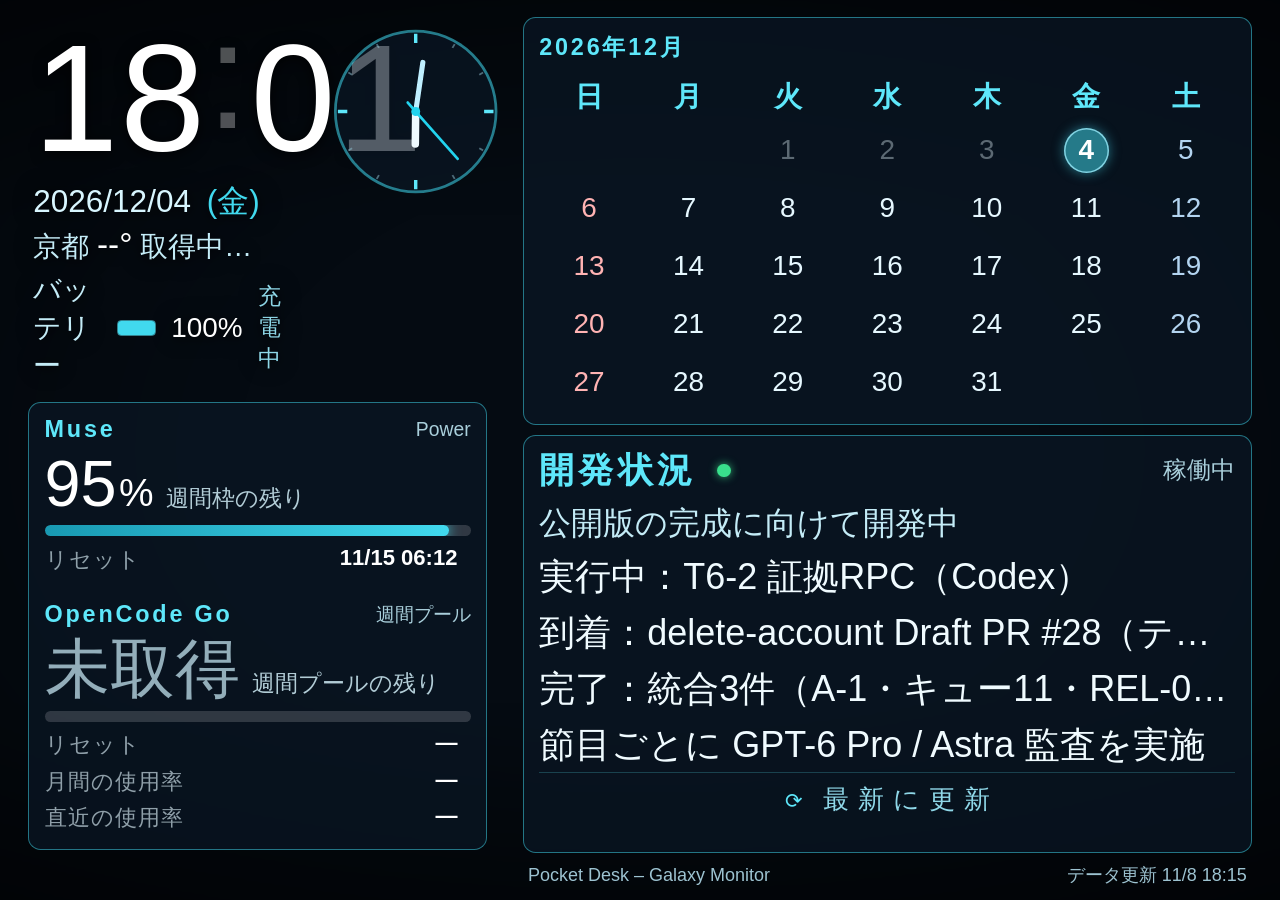
<file: index.html>
<!DOCTYPE html>
<html lang="ja">
<head>
<meta charset="UTF-8">
<meta name="viewport" content="width=device-width, initial-scale=1.0, maximum-scale=1.0, user-scalable=no">
<title>Pocket Desk – Galaxy Monitor</title>
<style>
  * { margin:0; padding:0; box-sizing:border-box; }
  html, body { height:100%; }
  body {
    font-family: "Hiragino Kaku Gothic ProN", "Noto Sans JP", sans-serif;
    background:#050b12;
    color:#eefaff;
    overflow:hidden;
    -webkit-user-select:none; user-select:none;
  }
  #nightdim {
    position:fixed; inset:0; z-index:3; background:#000; opacity:0;
    pointer-events:none; transition:opacity 2s;
  }
  body.night #nightdim { opacity:.38; }
  #alpha-toast {
    position:fixed; left:50%; bottom:3vh; transform:translateX(-50%); z-index:40;
    background:rgba(8,20,32,.85); border:1px solid rgba(94,231,250,.5); border-radius:99px;
    color:#eafcff; font-size:2.5vh; letter-spacing:.08em; padding:.8vh 2.2vw;
    opacity:0; transition:opacity .25s; pointer-events:none; white-space:nowrap;
  }
  #alpha-toast.show { opacity:1; }

  #shift { position:relative; z-index:2; height:100%; transition:transform 1.2s ease; }
  #layout {
    display:flex; gap:1.6vw; height:100%;
    padding:1.9vh 2.2vw;
  }
  #left { flex:0 0 37.5%; display:flex; flex-direction:column; gap:1.5vh; min-width:0; }
  #right { flex:1; display:flex; flex-direction:column; gap:1.15vh; min-width:0; margin-left:1.2vw; }

  /* clock */
  #clockbox { padding:0.4vh 0.4vw; display:flex; align-items:flex-start; gap:1.6vw; }
  #clockmain { flex:0 1 auto; min-width:0; }
  #battery { margin-top:0.5vh; font-size:3.1vh; color:#c4ecf7; display:none; align-items:center; gap:.55em; }
  #battery .bbar { display:inline-block; width:9vh; height:1.7vh; border:1px solid rgba(94,231,250,.55); border-radius:.45vh; overflow:hidden; }
  #battery .bbar i { display:block; height:100%; background:#41d9ee; }
  #battery #bpct { color:#fff; font-variant-numeric:tabular-nums; }
  #battery #bstate { font-size:2.5vh; color:#8fd8e8; }
  #analog { width:19vh; height:19vh; flex:none; margin-top:.6vh; transform:translateX(1.5vw); }
  #analog .aface { fill:rgba(10,24,38,var(--panel-alpha)); stroke:rgba(65,217,238,.55); stroke-width:1.6; }
  #analog .ahand { stroke-linecap:round; }
  #analog .hh { stroke:#eefaff; stroke-width:4.4; }
  #analog .mh { stroke:#bfefff; stroke-width:3; }
  #analog .sh { stroke:#22d3ee; stroke-width:1.6; }
  #analog .acenter { fill:#22d3ee; }
  #clock {
    font-size:17vh; line-height:1; font-weight:200; letter-spacing:.01em;
    color:#ffffff; text-shadow:0 2px 18px rgba(0,229,255,.25);
    font-variant-numeric:tabular-nums; white-space:nowrap;
  }
  #clock .colon { display:inline-block; transform:translateY(-.15em); }
  #clock .colon.off { opacity:.15; }
  #dateline { margin-top:0.8vh; font-size:3.5vh; color:#d8f6ff; }
  #dateline .dow { color:#41d9ee; margin-left:.5em; }
  #weather { margin-top:0.4vh; font-size:3.1vh; color:#c4ecf7; }
  #weather .temp { color:#fff; font-size:3.7vh; }
  #weather #whilo { font-size:2.5vh; color:#8fb8c4; margin-left:.6em; }

  /* panels */
  :root { --panel-alpha:.7; }
  .panel {
    background:rgba(10,24,38,var(--panel-alpha));
    border:1px solid rgba(65,217,238,.5);
    border-radius:1.4vh;
    padding:1.4vh 1.2vw;
  }
  .panel h2 {
    font-size:2.6vh; font-weight:600; color:#5ee7fa; letter-spacing:.12em;
    margin-bottom:1vh; display:flex; align-items:center; gap:.6em;
  }
  .panel h2 .sub { margin-left:auto; font-size:2.15vh; color:#a9cfdb; letter-spacing:0; font-weight:400; }

  .bigpct { display:flex; align-items:baseline; gap:1vw; }
  .bigpct .num { font-size:7.2vh; font-weight:200; color:#fff; line-height:1; font-variant-numeric:tabular-nums; }
  .bigpct .num .unit { font-size:.6em; margin-left:.06em; }
  .bigpct .lbl { font-size:2.6vh; color:#d8f6ff; opacity:.82; }
  .bar { height:1.2vh; border-radius:.6vh; background:rgba(255,255,255,.16); margin:1vh 0 .6vh; overflow:hidden; color:#41d9ee; }
  .bar > i { display:block; height:100%; background:linear-gradient(90deg,#1899b2,#41d9ee); border-radius:.6vh; box-shadow:0 0 1.4vh currentColor; }
  .bar.warn { color:#eeb041; }
  .bar.warn > i { background:linear-gradient(90deg,#b26a18,#eeb041); }
  .bar.bad { color:#ee4141; }
  .bar.bad > i { background:linear-gradient(90deg,#b21818,#ee4141); }
  .kv { display:flex; justify-content:space-between; font-size:2.45vh; color:#e2f7ff; padding:.35vh 0; }
  .kv > span:first-child { opacity:.62; letter-spacing:.05em; }
  .kv b { color:#fff; font-weight:600; font-variant-numeric:tabular-nums; }
  .kv .pace { color:#a9cfdb; font-size:2.1vh; margin-left:.7em; }
  .na { color:#93aeba; }

  #refresh-btn { display:block; width:100%; margin-top:1vh; padding:.9vh 0 .2vh; background:none; border:none; border-top:1px solid rgba(94,231,250,.22); font-size:2.1vh; font-weight:400; letter-spacing:.34em; text-indent:.34em; color:#8fd8e8; cursor:pointer; text-align:center; transition:color .25s; } #refresh-btn::before { content:"⟳"; margin-right:.55em; font-size:2.3vh; color:#5ee7fa; } #refresh-btn:hover { color:#eafcff; } #refresh-btn:disabled { opacity:.5; cursor:wait; } #refresh-status { min-height:2.2vh; margin-top:.3vh; font-size:1.9vh; color:#ffb3b3; text-align:center; } .qrow { display:flex; align-items:center; gap:.8vw; padding:.45vh 0; font-size:2.45vh; }
  .qrow .name { flex:0 0 34%; color:#e2f7ff; }
  .qrow .bar { flex:1; margin:0; }
  .qrow .val { flex:0 0 18%; text-align:right; color:#fff; font-variant-numeric:tabular-nums; }

  .dot { display:inline-block; width:1.5vh; height:1.5vh; border-radius:50%; background:#5a6d75; vertical-align:middle; }
  .dot.ok { background:#39e08c; box-shadow:0 0 8px rgba(57,224,140,.8); }
  .dot.warn { background:#eeb041; box-shadow:0 0 8px rgba(238,176,65,.8); animation:dotpulse-a 1.6s ease-out infinite; }
  .dot.error { background:#ee4141; box-shadow:0 0 8px rgba(238,65,65,.8); animation:dotpulse-r 1.6s ease-out infinite; }
  @keyframes dotpulse-a { 0% { box-shadow:0 0 0 0 rgba(238,176,65,.5); } 100% { box-shadow:0 0 0 1.7vh rgba(238,176,65,0); } }
  @keyframes dotpulse-r { 0% { box-shadow:0 0 0 0 rgba(238,65,65,.5); } 100% { box-shadow:0 0 0 1.7vh rgba(238,65,65,0); } }
  #dev-panel { padding:1.2vh 1.2vw; flex:1; display:flex; flex-direction:column; }
  #dev-panel h2 { font-size:3.9vh; }
  #dev-panel h2 .sub { font-size:2.7vh; }
  #devlines { font-size:4vh; line-height:1.55; color:#f0fbff; }
  #dev-panel #refresh-btn { font-size:2.9vh; }
  #refresh-btn { margin-top:auto; }
  #devlines div { white-space:nowrap; overflow:hidden; text-overflow:ellipsis; }
  #devdetail { font-size:3.5vh; color:#c4ecf7; margin-bottom:.5vh; }

  /* calendar */
  #cal { flex:0 0 auto; }
  #cal table { width:100%; border-collapse:collapse; font-size:3.1vh; text-align:center; }
  #cal th { color:#5ee7fa; font-weight:600; padding:.65vh 0; }
  #cal td { color:#e6f8ff; padding:.72vh 0; font-variant-numeric:tabular-nums; vertical-align:top; }
  #cal .dnum { display:inline-flex; align-items:center; justify-content:center; min-width:5vh; height:5vh; border-radius:50%; }
  #cal td.today .dnum { background:rgba(65,217,238,.52); color:#fff; font-weight:700; box-shadow:0 0 12px rgba(65,217,238,.5), inset 0 0 0 1.5px rgba(160,240,255,.75); }
  #cal td.dim { color:#55707b; }
  #cal td.past { opacity:.38; }
  #cal td.sun { color:#ffb3b3; } #cal td.sat { color:#b3d4f0; }
  #cal td.hol .dnum { color:#ff8f9e; }

  /* wallpaper 全面背景 (アプリが Drive / 端末内フォルダから配信する画像。無い環境では出ない) */
  #bg { position:fixed; inset:0; z-index:0; overflow:hidden; }
  #bg img { width:100%; height:100%; object-fit:cover; display:block; opacity:0; transition:opacity .8s; filter:brightness(.48); }
  /* 次の壁紙へ (文字なし・右下の装飾ダイヤに偽装したボタン) */
  #wp-next { position:fixed; right:0.6vw; bottom:0.4vh; z-index:5; width:6.5vh; height:6.5vh; padding:0; background:transparent; border:none; cursor:pointer; display:none; -webkit-tap-highlight-color:transparent; }
  #wp-next::before { content:""; display:block; width:2.1vh; height:2.1vh; margin:auto; border:1px solid rgba(65,217,238,.45); background:rgba(65,217,238,.10); transform:rotate(45deg); box-shadow:0 0 6px rgba(65,217,238,.25); }

  #footer {
    margin-top:auto; display:flex; justify-content:space-between; align-items:baseline;
    font-size:2vh; color:#9dc3d1; padding:0 .4vw;
  }
  #footer a { color:#9dc3d1; text-decoration:none; }
  #footer span { white-space:nowrap; }

  /* ---- Neon案エフェクト (長押しの設定シートで個別にON/OFF、既定は全ON) ---- */
  /* 周辺減光ビネット: 中央の壁紙は鮮やかに、縁は暗く */
  #vignette {
    position:fixed; inset:0; z-index:1; pointer-events:none; opacity:0; transition:opacity .6s;
    background:
      radial-gradient(ellipse at center, rgba(0,0,0,0) 44%, rgba(0,0,0,.44) 100%),
      linear-gradient(180deg, rgba(0,0,0,.30), rgba(0,0,0,0) 24%, rgba(0,0,0,0) 78%, rgba(0,0,0,.34));
  }
  body.fx-vignette #vignette { opacity:1; }
  body.fx-vignette #bg img { filter:brightness(.62); }
  body.fx-vignette #clockbox { text-shadow:0 2px 12px rgba(0,0,0,.85), 0 0 26px rgba(0,0,0,.45); }
  body.fx-vignette #clock { text-shadow:0 2px 14px rgba(0,0,0,.82); }
  /* すりガラス */
  body.fx-glass .panel, body.fx-glass.fx-merge #aiwrap {
    backdrop-filter:blur(9px) saturate(1.25);
    -webkit-backdrop-filter:blur(9px) saturate(1.25);
    border-color:rgba(100,220,255,.16);
    border-top-color:rgba(255,255,255,.22);
  }
  /* コロンをふわっと */
  body.fx-colon #clock .colon { transition:opacity .45s ease; }
  body.fx-colon #clock .colon.off { opacity:.3; }
  /* AIパネルを1枚に統合 */
  #aiwrap { display:flex; flex-direction:column; gap:1.5vh; }
  body.fx-merge #aiwrap {
    background:rgba(10,24,38,var(--panel-alpha));
    border:1px solid rgba(65,217,238,.5); border-radius:1.4vh; padding:1.4vh 1.2vw; gap:0;
  }
  body.fx-merge #aiwrap .panel { background:transparent; border:none; border-radius:0; padding:0; backdrop-filter:none; -webkit-backdrop-filter:none; }
  body.fx-merge #quota-panel { border-top:1px solid rgba(100,220,255,.15); margin-top:1.3vh; padding-top:1.3vh !important; }
  /* 設定シート (長押しで開く) */
  #fx-sheet {
    position:fixed; left:50%; top:50%; transform:translate(-50%,-50%); z-index:60;
    width:56vw; max-width:640px; background:rgba(8,20,32,.94);
    border:1px solid rgba(94,231,250,.45); border-radius:1.6vh; padding:2.2vh 2vw;
    display:none;
  }
  #fx-sheet.open { display:block; }
  #fx-sheet .fx-title { font-size:2.9vh; color:#5ee7fa; letter-spacing:.14em; margin-bottom:1.4vh; }
  #fx-sheet .fx-row {
    display:flex; justify-content:space-between; align-items:center; width:100%;
    background:none; border:none; border-top:1px solid rgba(94,231,250,.18);
    color:#eafcff; font-size:2.8vh; padding:1.5vh .4vw; cursor:pointer; text-align:left;
  }
  #fx-sheet .fx-pill {
    font-size:2.3vh; color:#06222b; background:#41d9ee; border-radius:99px;
    padding:.3vh 1.4vw; letter-spacing:.08em; flex:none;
  }
  #fx-sheet .fx-row.off .fx-pill { background:#3d5561; color:#b9d6de; }
  #fx-sheet .fx-close {
    display:block; margin:1.6vh auto 0; background:none; border:1px solid rgba(94,231,250,.4);
    border-radius:99px; color:#8fd8e8; font-size:2.5vh; padding:.8vh 3vw; cursor:pointer; letter-spacing:.2em;
  }

  @media (max-width:700px) {
    #clock { font-size:15vh; }
    #analog { width:16.5vh; height:16.5vh; transform:none; }
    #battery { font-size:2.8vh; gap:.4em; }
    #battery .bbar { width:7.5vh; }
    #battery #bpct { white-space:nowrap; }
    #battery #bstate { font-size:2.3vh; white-space:nowrap; }
  }
  @media (orientation: portrait) {
    #layout { flex-direction:column; overflow-y:auto; }
    #left, #right { flex:none; }
    #clock { font-size:16vw; }
    .bigpct .num { font-size:12vw; }
  }
</style>
</head>
<body>
<div id="bg"><img id="bg-img" alt=""></div>
<div id="vignette"></div>
<div id="nightdim"></div>
<div id="alpha-toast"></div>

<div id="shift">
  <div id="layout">
    <div id="left">
      <div id="clockbox">
        <div id="clockmain">
          <div id="clock">--<span class="colon" id="colon">:</span>--</div>
          <div id="dateline"><span id="date">----/--/--</span><span class="dow" id="dow"></span></div>
          <div id="weather">京都 <span class="temp" id="wtemp">--°</span> <span id="wdesc">取得中…</span><span id="whilo"></span></div>
          <div id="battery">バッテリー <span class="bbar"><i id="bfill" style="width:0%"></i></span> <span id="bpct">--%</span> <span id="bstate"></span></div>
        </div>
        <svg id="analog" viewBox="0 0 100 100" aria-hidden="true">
          <circle class="aface" cx="50" cy="50" r="47"></circle>
          <g id="aticks"></g>
          <line id="ahour" class="ahand hh" x1="50" y1="50" x2="50" y2="31"></line>
          <line id="amin" class="ahand mh" x1="50" y1="50" x2="50" y2="21"></line>
          <line id="asec" class="ahand sh" x1="50" y1="57" x2="50" y2="13"></line>
          <circle class="acenter" cx="50" cy="50" r="2.6"></circle>
        </svg>
      </div>

      <div id="aiwrap">
      <div class="panel" id="claude-panel">
        <h2>Muse <span class="sub" id="claude-plan">Power</span></h2>
        <div class="bigpct"><span class="num" id="claude-pct">--%</span><span class="lbl">週間枠の残り</span></div>
        <div class="bar" id="claude-bar"><i style="width:0%"></i></div>
        <div class="kv"><span>リセット</span><span><b id="claude-reset">—</b><span class="pace" id="claude-pace"></span></span></div>
      </div>

      <div class="panel" id="quota-panel">
        <h2>OpenCode Go <span class="sub" id="go-status">週間プール</span></h2>
        <div class="bigpct"><span class="num" id="go-pct">--%</span><span class="lbl">週間プールの残り</span></div>
        <div class="bar" id="go-bar"><i style="width:0%"></i></div>
        <div class="kv"><span>リセット</span><span><b id="go-reset">—</b><span class="pace" id="go-pace"></span></span></div>
        <div class="kv"><span>月間の使用率</span><span><b id="go-monthly">—</b><span class="pace" id="go-monthly-reset"></span></span></div>
        <div class="kv"><span>直近の使用率</span><span><b id="go-rolling">—</b><span class="pace" id="go-rolling-reset"></span></span></div>
      </div>
      </div>
    </div>

    <div id="right">
      <div class="panel" id="cal">
        <h2 id="cal-title">カレンダー</h2>
        <div id="cal-body"></div>
      </div>

      <div class="panel" id="dev-panel">
        <h2>開発状況 <span class="dot" id="dev-dot"></span><span class="sub" id="dev-sub"></span></h2>
        <div id="devdetail">未接続</div>
        <div id="devlines"></div>
        <button id="refresh-btn" type="button">最新に更新</button>
        <div id="refresh-status" role="status" aria-live="polite"></div>
      </div>

      <div id="footer">
        <span>Pocket Desk – Galaxy Monitor</span>
        <span>データ更新 <span id="updated">—</span></span>
      </div>
    </div>
  </div>
</div>
<button id="wp-next" aria-label="次の壁紙"></button>

<div id="fx-sheet" role="dialog" aria-label="表示エフェクト設定">
  <div class="fx-title">表示エフェクト</div>
  <button class="fx-row" type="button" data-fx="fx-glass">すりガラス<span class="fx-pill">ON</span></button>
  <button class="fx-row" type="button" data-fx="fx-vignette">ビネット＋時計の影<span class="fx-pill">ON</span></button>
  <button class="fx-row" type="button" data-fx="fx-colon">コロンをなめらか<span class="fx-pill">ON</span></button>
  <button class="fx-row" type="button" data-fx="fx-merge">AIパネルを1枚に統合<span class="fx-pill">ON</span></button>
  <button class="fx-close" type="button" id="fx-close">閉じる</button>
</div>

<script>
(function(){
  "use strict";
  var $ = function(id){ return document.getElementById(id); };
  var DOW = ["日","月","火","水","木","金","土"];

  /* ---------- clock ---------- */
  function pad(n){ return (n<10?"0":"")+n; }
  function tickClock(){
    var now = new Date();
    var h = now.getHours(), m = now.getMinutes(), s = now.getSeconds();
    $("clock").firstChild.nodeValue = pad(h);
    $("clock").lastChild.nodeValue = pad(m);
    $("colon").className = "colon" + (s % 2 ? " off" : "");
    $("date").textContent = now.getFullYear() + "/" + pad(now.getMonth()+1) + "/" + pad(now.getDate());
    $("dow").textContent = "(" + DOW[now.getDay()] + ")";
    document.body.classList.toggle("night", h >= 23 || h < 6);
  }
  /* 秒の境界に合わせて更新する (setInterval の累積ズレで点滅が不規則になるのを防ぐ) */
  function scheduleClock(){
    var delay = 1000 - (Date.now() % 1000) + 20;
    setTimeout(function(){ tickClock(); scheduleClock(); }, delay);
  }

  /* ---------- analog clock (smooth second hand) ---------- */
  (function buildTicks(){
    var html = "";
    for (var i=0;i<12;i++){
      var a = i * 30 * Math.PI / 180, big = (i % 3 === 0);
      var r1 = big ? 40 : 43, r2 = 45.5;
      html += '<line x1="' + (50 + r1 * Math.sin(a)).toFixed(1) + '" y1="' + (50 - r1 * Math.cos(a)).toFixed(1) +
              '" x2="' + (50 + r2 * Math.sin(a)).toFixed(1) + '" y2="' + (50 - r2 * Math.cos(a)).toFixed(1) +
              '" stroke="' + (big ? "#5ee7fa" : "rgba(148,197,214,.5)") + '" stroke-width="' + (big ? 2 : 1.1) + '"/>';
    }
    $("aticks").innerHTML = html;
  })();
  function updateAnalog(){
    var now = new Date();
    var s = now.getSeconds() + now.getMilliseconds() / 1000;
    var m = now.getMinutes() + s / 60;
    var h = (now.getHours() % 12) + m / 60;
    $("asec").setAttribute("transform", "rotate(" + (s * 6).toFixed(2) + " 50 50)");
    $("amin").setAttribute("transform", "rotate(" + (m * 6).toFixed(2) + " 50 50)");
    $("ahour").setAttribute("transform", "rotate(" + (h * 30).toFixed(2) + " 50 50)");
  }

  /* ---------- calendar ---------- */
  var HOLIDAYS = {};
  function fetchHolidays(){
    var y = new Date().getFullYear();
    fetch("https://holidays-jp.github.io/api/v1/" + y + "/date.json")
      .then(function(r){ return r.json(); })
      .then(function(j){ if (j){ HOLIDAYS = j; buildCal(); } })
      .catch(function(){});
  }
  function buildCal(){
    var now = new Date(), y = now.getFullYear(), mo = now.getMonth(), today = now.getDate();
    $("cal-title").textContent = y + "年" + (mo+1) + "月";
    var first = new Date(y, mo, 1).getDay();
    var days = new Date(y, mo+1, 0).getDate();
    var html = "<table><tr><th>日</th><th>月</th><th>火</th><th>水</th><th>木</th><th>金</th><th>土</th></tr><tr>";
    var i, cell = 0;
    for (i=0;i<first;i++){ html += "<td></td>"; cell++; }
    for (var d=1; d<=days; d++){
      var dow = (first + d - 1) % 7;
      var hname = HOLIDAYS[y + "-" + pad(mo+1) + "-" + pad(d)] || "";
      var cls = (d===today) ? "today" : (dow===0 ? "sun" : (dow===6 ? "sat" : ""));
      if (hname) cls = (cls ? cls + " " : "") + "hol";
      if (d < today) cls = (cls ? cls + " " : "") + "past";
      var inner = '<span class="dnum">' + d + "</span>";
      html += '<td class="' + cls + '">' + inner + "</td>"; cell++;
      if (cell % 7 === 0 && d < days) html += "</tr><tr>";
    }
    html += "</tr></table>";
    $("cal-body").innerHTML = html;
  }

  /* ---------- weather (Kyoto, Open-Meteo) ---------- */
  var WDESC = {0:"快晴",1:"晴れ",2:"一部曇り",3:"曇り",45:"霧",48:"霧",51:"小雨",53:"小雨",55:"小雨",61:"雨",63:"雨",65:"大雨",71:"雪",73:"雪",75:"大雪",80:"にわか雨",81:"にわか雨",82:"激しいにわか雨",95:"雷雨"};
  function fetchWeather(){
    var url = "https://api.open-meteo.com/v1/forecast?latitude=35.0116&longitude=135.7681&current=temperature_2m,weather_code&daily=temperature_2m_max,temperature_2m_min&forecast_days=1&timezone=Asia%2FTokyo";
    fetch(url).then(function(r){ return r.json(); }).then(function(j){
      if (j && j.current){
        $("wtemp").textContent = Math.round(j.current.temperature_2m) + "°";
        $("wdesc").textContent = WDESC[j.current.weather_code] || "";
      }
      if (j && j.daily && j.daily.temperature_2m_max && j.daily.temperature_2m_max.length){
        $("whilo").textContent = "最高" + Math.round(j.daily.temperature_2m_max[0]) + "° / 最低" + Math.round(j.daily.temperature_2m_min[0]) + "°";
      }
    }).catch(function(){ /* keep last values */ });
  }

  /* ---------- battery (表示している端末自身の残量) ---------- */
  function initBattery(){
    if (!navigator.getBattery) return;
    navigator.getBattery().then(function(b){
      function upd(){
        var pct = Math.round(b.level * 100);
        $("battery").style.display = "flex";
        $("bpct").textContent = pct + "%";
        var f = $("bfill");
        f.style.width = pct + "%";
        f.style.background = pct <= 15 ? "#ee4141" : (pct <= 30 ? "#eeb041" : "#41d9ee");
        $("bstate").textContent = b.charging ? "充電中" : "";
      }
      b.addEventListener("levelchange", upd);
      b.addEventListener("chargingchange", upd);
      upd();
    }).catch(function(){});
  }

  /* ---------- monitor.json ---------- */
  function fmtDateTime(iso){
    if (!iso) return "—";
    var d = new Date(iso);
    if (isNaN(d.getTime())) return "—";
    return (d.getMonth()+1) + "/" + d.getDate() + " " + pad(d.getHours()) + ":" + pad(d.getMinutes());
  }
  function barClass(pct){ return pct <= 15 ? "bar bad" : (pct <= 30 ? "bar warn" : "bar"); }
  function paceText(remainPct, resetIso){
    if (remainPct === null || remainPct === undefined || !resetIso) return "";
    var ms = Date.parse(resetIso) - Date.now();
    if (isNaN(ms) || ms <= 0) return "";
    var per = remainPct / (ms / 86400000);
    return "1日約" + (per >= 10 ? Math.round(per) : per.toFixed(1)) + "%ペース";
  }
  function qrow(name, pct, valText){
    var right = (valText !== null && valText !== undefined) ? valText
              : (pct !== null && pct !== undefined) ? pct + "%"
              : '<span class="na">未取得</span>';
    var bar = (pct !== null && pct !== undefined)
      ? '<div class="' + barClass(pct) + '"><i style="width:' + pct + '%"></i></div>'
      : '<div class="bar"><i style="width:0%"></i></div>';
    return '<div class="qrow"><span class="name">' + name + '</span>' + bar +
           '<span class="val">' + right + '</span></div>';
  }
  function usd(v){ return (v === null || v === undefined) ? null : "$" + Number(v).toFixed(2); }

  function renderMonitor(j){
    if (!j) return;
    $("updated").textContent = fmtDateTime((lastUpdatedAt = j.updated_at || lastUpdatedAt));

    var mu = j.muse || {};
    if (mu.weekly_remaining_pct !== null && mu.weekly_remaining_pct !== undefined){
      $("claude-pct").innerHTML = mu.weekly_remaining_pct + '<span class="unit">%</span>';
      var b = $("claude-bar"); b.className = barClass(mu.weekly_remaining_pct);
      b.firstChild.style.width = mu.weekly_remaining_pct + "%";
    } else { $("claude-pct").innerHTML = '<span class="na">未取得</span>'; }
    if (mu.plan) $("claude-plan").textContent = mu.plan;
    $("claude-reset").textContent = fmtDateTime(mu.weekly_reset_at);
    $("claude-pace").textContent = paceText(mu.weekly_remaining_pct, mu.weekly_reset_at);

    var go = j.opencode_go || {};
    if (go.weekly_used_pct !== null && go.weekly_used_pct !== undefined){
      var remain = 100 - go.weekly_used_pct;
      $("go-pct").innerHTML = remain + '<span class="unit">%</span>';
      var gb = $("go-bar"); gb.className = barClass(remain);
      gb.firstChild.style.width = remain + "%";
    } else { $("go-pct").innerHTML = '<span class="na">未取得</span>'; }
    $("go-status").textContent = go.weekly_status === "rate-limited" ? "週間プール（上限到達）" : "週間プール";
    $("go-reset").textContent = fmtDateTime(go.weekly_resets_at);
    $("go-pace").textContent = (go.weekly_used_pct !== null && go.weekly_used_pct !== undefined)
      ? paceText(100 - go.weekly_used_pct, go.weekly_resets_at) : "";
    $("go-monthly").textContent = (go.monthly_used_pct !== null && go.monthly_used_pct !== undefined) ? go.monthly_used_pct + "%" : "—";
    $("go-monthly-reset").textContent = go.monthly_resets_at ? "リセット " + fmtDateTime(go.monthly_resets_at) : "";
    $("go-rolling").textContent = (go.rolling_used_pct !== null && go.rolling_used_pct !== undefined) ? go.rolling_used_pct + "%" : "—";
    $("go-rolling-reset").textContent = go.rolling_resets_at ? "リセット " + fmtDateTime(go.rolling_resets_at) : "";



    var svc = (j.services || {}).coneco || {};
    var ddot = $("dev-dot");
    if (ddot) ddot.className = "dot" + (svc.status === "ok" ? " ok" : (svc.status === "warn" ? " warn" : (svc.status === "error" ? " error" : "")));
    var dsub = $("dev-sub");
    if (dsub) dsub.textContent = svc.status === "ok" ? "稼働中" : (svc.status === "warn" ? "要確認" : (svc.status === "error" ? "異常" : ""));
    var ddet = $("devdetail");
    if (ddet) ddet.textContent = svc.detail || "未接続";
    var dlines = $("devlines");
    if (dlines) {
      dlines.innerHTML = "";
      (svc.lines || []).forEach(function(line){
        var d = document.createElement("div");
        d.textContent = line;
        dlines.appendChild(d);
      });
    }
  }

  var MONITOR_URL = "https://pocketdesk-monitor.hasse430.workers.dev/monitor.json"; var REFRESH_URL = "https://pocketdesk-monitor.hasse430.workers.dev/refresh"; var lastUpdatedAt = null; var refreshing = false; var REFRESH_TIMEOUT_MS = 90000; var REFRESH_POLL_MS = 5000;
  function fetchMonitor(){
    fetch(MONITOR_URL + "?t=" + Date.now()).then(function(r){
      if (!r.ok) throw new Error("not ok");
      return r.json();
    }).then(renderMonitor).catch(function(){
      fetch("monitor.json?t=" + Date.now()).then(function(r){
        if (!r.ok) throw new Error("not ok");
        return r.json();
      }).then(renderMonitor).catch(function(){ /* 未接続表示のまま */ });
    });
  }

  /* ---------- burn-in countermeasures ---------- */
  var SHIFTS = [[0,0],[3,2],[-3,2],[2,-3],[-2,-3],[0,3],[3,-2],[-3,-2]];
  var shiftIdx = 0;
  function pixelShift(){
    shiftIdx = (shiftIdx + 1) % SHIFTS.length;
    var s = SHIFTS[shiftIdx];
    $("shift").style.transform = "translate(" + s[0] + "px," + s[1] + "px)";
  }

  /* ---------- wallpaper (Android アプリが端末内フォルダの画像を配信する) ---------- */
  var WP_BASE = "https://pocketdesk.local/wallpaper/";
  var wpList = [], wpIdx = 0, wpOff = false;
  function wpApply(){ $("bg-img").style.opacity = wpOff ? "0" : "1"; }
  function wpShow(i){
    if (!wpList.length) return;
    wpIdx = ((i % wpList.length) + wpList.length) % wpList.length;
    var url = WP_BASE + encodeURIComponent(wpList[wpIdx]);
    var img = $("bg-img");
    if (img.getAttribute("src") === url){ wpApply(); return; }
    /* 先に読み込んでから差し替える (Drive 取得時は数秒かかるので空白を作らない) */
    var pre = new Image();
    pre.onload = function(){ img.src = url; wpApply(); };
    pre.src = url;
  }
  function initWallpaper(){
    fetch(WP_BASE + "list.json").then(function(r){ if (!r.ok) throw new Error("no wp"); return r.json(); })
    .then(function(list){
      if (!list || !list.length){ wpList = []; return; }
      var first = !wpList.length;
      wpList = list;
      $("wp-next").style.display = wpList.length > 1 ? "block" : "none";
      if (first) wpShow(0);
    }).catch(function(){});
  }
  $("bg-img").addEventListener("load", wpApply);
  /* 背景のタップで表示/非表示 (ボタンやリンクのタップでは切り替えない) */
  document.addEventListener("click", function(e){
    if (suppressClick) return;
    if (e.target.closest && e.target.closest("button, a")) return;
    if (!wpList.length) return;
    wpOff = !wpOff; wpApply();
  });

  /* 上下スワイプでパネルの濃さを調整 (上=薄く壁紙を主役に / 下=濃く読みやすく)。設定は端末に保存 */
  var panelAlpha = parseFloat(localStorage.getItem("panelAlpha") || "0.7");
  if (isNaN(panelAlpha)) panelAlpha = 0.7;
  panelAlpha = Math.min(0.95, Math.max(0.15, panelAlpha));
  function applyPanelAlpha(){
    document.documentElement.style.setProperty("--panel-alpha", panelAlpha.toFixed(2));
  }
  applyPanelAlpha();
  var swipeY = null, swipeOnButton = false, suppressClick = false, alphaToastTimer = null;
  function showAlphaToast(){
    var t = $("alpha-toast");
    if (!t) return;
    t.textContent = "パネルの濃さ " + Math.round(panelAlpha * 100) + "%";
    t.classList.add("show");
    if (alphaToastTimer) clearTimeout(alphaToastTimer);
    alphaToastTimer = setTimeout(function(){ t.classList.remove("show"); }, 1200);
  }
  document.addEventListener("touchstart", function(e){
    if (e.touches.length !== 1) { swipeY = null; return; }
    swipeOnButton = !!(e.target.closest && e.target.closest("button, a"));
    swipeY = e.touches[0].clientY;
  }, {passive:true});
  document.addEventListener("touchend", function(e){
    if (swipeY === null) return;
    var dy = e.changedTouches[0].clientY - swipeY;
    swipeY = null;
    if (swipeOnButton) return;
    if (Math.abs(dy) < 42) return;
    panelAlpha += (dy < 0 ? -0.12 : 0.12);
    panelAlpha = Math.min(0.95, Math.max(0.15, panelAlpha));
    try { localStorage.setItem("panelAlpha", String(panelAlpha)); } catch (err) {}
    applyPanelAlpha();
    showAlphaToast();
    suppressClick = true;
    setTimeout(function(){ suppressClick = false; }, 350);
  }, {passive:true});

  /* 表示エフェクトのON/OFF (Neon案の実験項目)。既定は全ON、設定は端末に保存。
     画面を長押しすると設定シートが開く */
  var FXKEYS = ["fx-glass", "fx-vignette", "fx-colon", "fx-merge"];
  /* 既定: すりガラスだけOFF (壁紙を曇らせないため本人が選択)。他はON */
  var FXDEFAULT = { "fx-glass": false, "fx-vignette": true, "fx-colon": true, "fx-merge": true };
  var fxState = {};
  try { fxState = JSON.parse(localStorage.getItem("fxState") || "{}") || {}; } catch (e) { fxState = {}; }
  function fxOn(k){ return fxState[k] !== undefined ? !!fxState[k] : FXDEFAULT[k]; }
  function applyFx(){
    FXKEYS.forEach(function(k){ document.body.classList.toggle(k, fxOn(k)); });
    var rows = document.querySelectorAll(".fx-row");
    for (var i = 0; i < rows.length; i++){
      var on = fxOn(rows[i].getAttribute("data-fx"));
      rows[i].classList.toggle("off", !on);
      rows[i].querySelector(".fx-pill").textContent = on ? "ON" : "OFF";
    }
  }
  applyFx();
  var fxRowList = document.querySelectorAll(".fx-row");
  for (var j = 0; j < fxRowList.length; j++){
    fxRowList[j].addEventListener("click", function(){
      var k = this.getAttribute("data-fx");
      fxState[k] = !fxOn(k);
      try { localStorage.setItem("fxState", JSON.stringify(fxState)); } catch (e) {}
      applyFx();
    });
  }
  $("fx-close").addEventListener("click", function(){ $("fx-sheet").classList.remove("open"); });
  var pressTimer = null;
  document.addEventListener("touchstart", function(e){
    if (e.touches.length !== 1) return;
    if (e.target.closest && e.target.closest("button, a")) return;
    pressTimer = setTimeout(function(){
      pressTimer = null;
      $("fx-sheet").classList.add("open");
      suppressClick = true;
      setTimeout(function(){ suppressClick = false; }, 400);
    }, 620);
  }, {passive:true});
  function cancelPress(){ if (pressTimer) { clearTimeout(pressTimer); pressTimer = null; } }
  document.addEventListener("touchend", cancelPress);
  document.addEventListener("touchmove", cancelPress, {passive:true});

  /* ---------- start ---------- */ function isNewerUpdatedAt(v, before) { if(!v) return false; if(!before) return true; var a = Date.parse(v), b = Date.parse(before); if(!isNaN(a) && !isNaN(b)) return a > b; return v > before; } function requestRefresh() { if(refreshing) return; var btn = $("refresh-btn"), status = $("refresh-status"); if(!btn) return; refreshing = true; btn.disabled = true; btn.textContent = "更新中…"; if(status) status.textContent = ""; var before = lastUpdatedAt, startedAt = Date.now(); function finish(ok) { if(!ok && status) status.textContent = "更新できませんでした"; refreshing = false; btn.disabled = false; btn.textContent = "最新に更新"; } function poll() { fetchMonitor(); setTimeout(function() { if(isNewerUpdatedAt(lastUpdatedAt, before)) { finish(true); return; } if(Date.now() - startedAt >= REFRESH_TIMEOUT_MS) { finish(false); return; } poll(); }, REFRESH_POLL_MS); } fetch(REFRESH_URL, {method: "POST"}).then(function(r) { if(!r.ok) throw new Error("refresh failed"); poll(); }).catch(function() { if(status) status.textContent = "更新できませんでした"; refreshing = false; btn.disabled = false; btn.textContent = "最新に更新"; }); } $("refresh-btn").addEventListener("click", requestRefresh);
  tickClock(); updateAnalog(); buildCal(); fetchHolidays(); fetchWeather(); fetchMonitor(); initWallpaper(); initBattery();
  var wpTimer = null;
  function wpRestartTimer(){
    if (wpTimer) clearInterval(wpTimer);
    wpTimer = setInterval(function(){ if (wpList.length > 1) wpShow(wpIdx + 1); }, 5 * 60 * 1000);
  }
  wpRestartTimer();
  $("wp-next").addEventListener("click", function(){
    if (wpList.length < 2) return;
    wpOff = false;
    wpShow(wpIdx + 1);
    wpRestartTimer();
  });
  setInterval(initWallpaper, 60 * 60 * 1000);
  scheduleClock();
  setInterval(updateAnalog, 100);
  setInterval(buildCal, 60000);
  setInterval(fetchHolidays, 24 * 60 * 60 * 1000);
  setInterval(fetchWeather, 15 * 60 * 1000);
  setInterval(fetchMonitor, 5 * 60 * 1000);
  setInterval(pixelShift, 60 * 1000);
})();
</script>
</body>
</html>
</file>
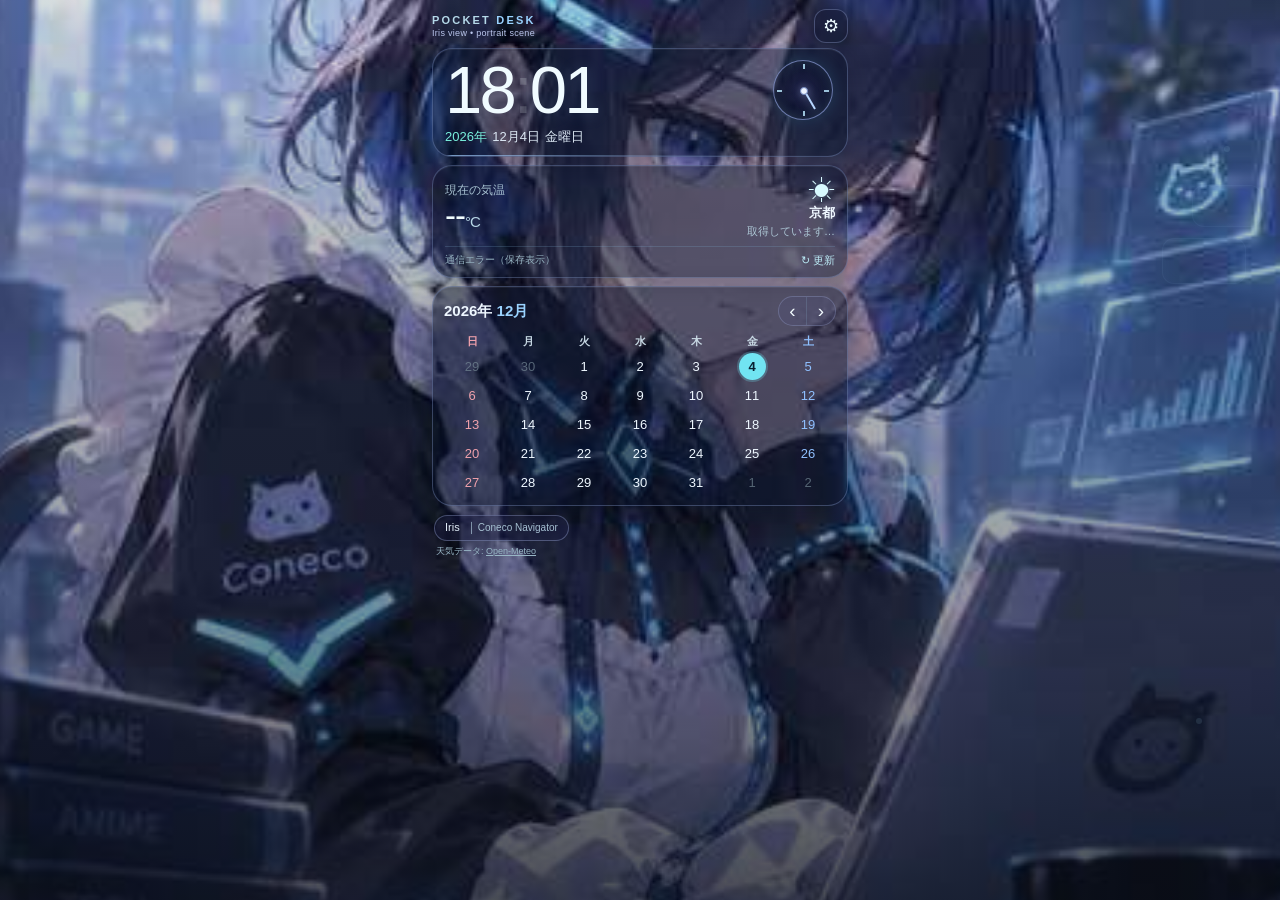
<file: classic.html>
<!DOCTYPE html>
<html lang="ja">
<head>
  <meta charset="utf-8">
  <meta name="viewport" content="width=device-width, initial-scale=1, maximum-scale=1, user-scalable=no">
  <meta name="apple-mobile-web-app-capable" content="yes">
  <meta name="apple-mobile-web-app-status-bar-style" content="black">
  <meta name="apple-mobile-web-app-title" content="Pocket Desk">
  <meta name="theme-color" content="#091420">
  <link rel="apple-touch-icon" href="apple-touch-icon.png">
  <title>Pocket Desk | iPhone 5 ダッシュボード</title>
  <style>
    * { -webkit-box-sizing: border-box; box-sizing: border-box; }
    html { height: 100%; background: #08111d; }
    body {
      margin: 0; min-height: 100%; background: #08111d; color: #eef7ff;
      font-family: -apple-system, BlinkMacSystemFont, "Hiragino Kaku Gothic ProN", "Yu Gothic", sans-serif;
      -webkit-text-size-adjust: 100%; -webkit-font-smoothing: antialiased; overflow-x: hidden;
    }
    button, select, input { font-family: inherit; }
    button { -webkit-appearance: none; appearance: none; cursor: pointer; }
    .hidden { display: none !important; }
    .background-root, .background-art, .background-shade, .ambient-layer {
      position: fixed; top: 0; right: 0; bottom: 0; left: 0; pointer-events: none;
    }
    .background-root { z-index: 0; overflow: hidden; }
    .background-art {
      background-color: #08111d; background-position: center center; background-repeat: no-repeat; background-size: cover;
      -webkit-transform: scale(1.03); transform: scale(1.03);
      -webkit-transition: opacity .35s ease, -webkit-filter .35s ease; transition: opacity .35s ease, filter .35s ease;
    }
    .background-shade {
      background: -webkit-linear-gradient(top, rgba(6,13,25,.14), rgba(6,13,25,.24) 20%, rgba(5,10,19,.40) 68%, rgba(5,10,19,.72));
      background: linear-gradient(180deg, rgba(6,13,25,.14), rgba(6,13,25,.24) 20%, rgba(5,10,19,.40) 68%, rgba(5,10,19,.72));
    }
    .ambient-layer { z-index: 1; overflow: hidden; }
    .ambient-layer .star {
      position: absolute; width: 72px; height: 1px; opacity: 0;
      background: -webkit-linear-gradient(left, rgba(255,255,255,0), rgba(177,234,255,.95), rgba(255,255,255,0));
      background: linear-gradient(90deg, rgba(255,255,255,0), rgba(177,234,255,.95), rgba(255,255,255,0));
      box-shadow: 0 0 8px rgba(125,221,255,.58);
      -webkit-transform: translate3d(0,0,0) rotate(-24deg);
      transform: translate3d(0,0,0) rotate(-24deg);
    }
    .ambient-layer .star.active {
      -webkit-animation: shootingStar 1.8s ease-out forwards;
      animation: shootingStar 1.8s ease-out forwards;
    }
    .ambient-layer .spark, .ambient-layer .holo-chip {
      position: absolute; opacity: .14;
      -webkit-transition: opacity .25s ease, -webkit-transform .25s ease;
      transition: opacity .25s ease, transform .25s ease;
    }
    .ambient-layer .spark {
      width: 6px; height: 6px; border-radius: 50%; background: rgba(177,235,255,.8); box-shadow: 0 0 8px rgba(111,220,255,.4);
    }
    .ambient-layer .holo-chip {
      width: 70px; height: 42px; border-radius: 12px; border: 1px solid rgba(164,211,255,.42);
      background: rgba(112,174,255,.08); box-shadow: inset 0 0 20px rgba(184,229,255,.1), 0 0 20px rgba(73,130,236,.10);
    }
    .ambient-layer .pulse {
      opacity: .62;
      -webkit-animation: ambientPulse 3.6s ease-out forwards;
      animation: ambientPulse 3.6s ease-out forwards;
    }
    @-webkit-keyframes shootingStar {
      0% { opacity: 0; -webkit-transform: translate3d(-8px, -4px, 0) rotate(-24deg) scaleX(.72); }
      10% { opacity: .95; }
      100% { opacity: 0; -webkit-transform: translate3d(210px, 90px, 0) rotate(-24deg) scaleX(1.25); }
    }
    @keyframes shootingStar {
      0% { opacity: 0; transform: translate3d(-8px, -4px, 0) rotate(-24deg) scaleX(.72); }
      10% { opacity: .95; }
      100% { opacity: 0; transform: translate3d(210px, 90px, 0) rotate(-24deg) scaleX(1.25); }
    }
    @-webkit-keyframes ambientPulse {
      0% { opacity: .14; -webkit-transform: translate3d(0,0,0) scale(.94); }
      30% { opacity: .75; }
      100% { opacity: .12; -webkit-transform: translate3d(0,-4px,0) scale(1.06); }
    }
    @keyframes ambientPulse {
      0% { opacity: .14; transform: translate3d(0,0,0) scale(.94); }
      30% { opacity: .75; }
      100% { opacity: .12; transform: translate3d(0,-4px,0) scale(1.06); }
    }

    .app { position: relative; z-index: 3; max-width: 440px; margin: 0 auto; padding: 10px 12px 8px; }
    .topbar {
      height: 32px; display: -webkit-box; display: -webkit-flex; display: flex;
      -webkit-box-align: center; -webkit-align-items: center; align-items: center;
      -webkit-box-pack: justify; -webkit-justify-content: space-between; justify-content: space-between;
      margin-bottom: 6px;
    }
    .brand-wrap { min-width: 0; }
    .brand { font-size: 11px; letter-spacing: 2.2px; font-weight: 700; color: #b5d9e9; }
    .brand strong { color: #78eef1; }
    .brand-sub { font-size: 9px; color: #8fb3c4; margin-top: 2px; letter-spacing: .3px; white-space: nowrap; overflow: hidden; text-overflow: ellipsis; }
    .settings-button {
      border: 1px solid rgba(115,167,194,.42); background: rgba(12,29,44,.58); color: #ecfbff;
      font-size: 18px; width: 34px; height: 34px; line-height: 30px; border-radius: 12px; text-align: center; padding: 0;
      box-shadow: 0 1px 8px rgba(0,12,26,.22);
    }
    .card {
      position: relative; overflow: hidden; margin-bottom: 8px;
      border-radius: 20px; border: 1px solid rgba(139,197,226,.30);
      box-shadow: 0 6px 26px rgba(0,11,22,.22), inset 0 1px 0 rgba(255,255,255,.06);
      background: rgba(10,24,42,.82);
    }
    .glass .card { background: rgba(10,24,42,.58); }
    .scene-portrait .card { background: rgba(12,20,42,.72); border-color: rgba(170,195,255,.28); }
    .scene-portrait.glass .card { background: rgba(12,20,42,.48); }

    .clock-card { padding: 7px 12px 10px; min-height: 106px; }
    .clock-card:before {
      content: ""; position: absolute; left: 0; right: 0; bottom: 0; height: 1px;
      background: -webkit-linear-gradient(left, rgba(108,225,245,.68), rgba(108,225,245,.10) 58%, rgba(108,225,245,0));
      background: linear-gradient(90deg, rgba(108,225,245,.68), rgba(108,225,245,.10) 58%, rgba(108,225,245,0));
    }
    .clock-main { position: relative; min-height: 68px; padding-right: 72px; }
    .clock {
      white-space: nowrap; font-size: 67px; line-height: 1.02; letter-spacing: -2.8px; font-weight: 300;
      font-variant-numeric: tabular-nums; color: #f0fbff; text-shadow: 0 1px 16px rgba(164,219,255,.18);
    }
    .clock.smaller { font-size: 57px; }
    .clock.larger { font-size: 75px; }
    .clock-colon { display: inline-block; min-width: .18em; text-align: center; }
    .date-line { margin-top: 4px; font-size: 13px; font-weight: 500; letter-spacing: .05px; color: #dce8f4; }
    .date-line .date-part { display: inline-block; margin-right: 5px; }
    .date-line .date-part:first-child { color: #7af0dd; }
    .second-dial {
      position: absolute; right: 2px; top: 4px; width: 60px; height: 60px; border-radius: 50%;
      border: 1px solid rgba(129,208,244,.54);
      background: -webkit-radial-gradient(center, ellipse, rgba(17,44,78,.78), rgba(8,20,40,.58) 68%, rgba(50,89,144,.24));
      background: radial-gradient(circle at center, rgba(17,44,78,.78), rgba(8,20,40,.58) 68%, rgba(50,89,144,.24));
      box-shadow: 0 0 16px rgba(59,166,212,.18), inset 0 0 12px rgba(170,223,255,.14);
    }
    .second-dial .tick { position: absolute; display: block; background: rgba(186,232,253,.82); }
    .second-dial .tick.top, .second-dial .tick.bottom { width: 2px; height: 5px; left: 29px; }
    .second-dial .tick.left, .second-dial .tick.right { width: 5px; height: 2px; top: 29px; }
    .second-dial .tick.top { top: 3px; } .second-dial .tick.bottom { bottom: 3px; }
    .second-dial .tick.left { left: 3px; } .second-dial .tick.right { right: 3px; }
    .second-hand {
      position: absolute; left: 29px; top: 7px; width: 2px; height: 22px;
      background: #86f8f6; box-shadow: 0 0 10px rgba(112,249,245,.54);
      -webkit-transform-origin: 50% 100%; transform-origin: 50% 100%;
    }
    .second-pivot {
      position: absolute; left: 26px; top: 26px; width: 8px; height: 8px; border-radius: 50%;
      background: #c5faff; border: 1px solid #49aabf; box-shadow: 0 0 9px rgba(97,241,255,.58);
    }

    .weather-card { padding: 10px 12px 9px; }
    .weather-row { display: -webkit-box; display: -webkit-flex; display: flex; -webkit-box-pack: justify; -webkit-justify-content: space-between; justify-content: space-between; -webkit-box-align: center; -webkit-align-items: center; align-items: center; min-height: 44px; }
    .weather-label { font-size: 12px; color: #a7c1d1; }
    .temperature { font-size: 33px; line-height: 1.04; font-weight: 300; letter-spacing: -1px; color: #f1fdff; }
    .degree { font-size: 15px; color: #b8d7e6; }
    .weather-right { text-align: right; min-width: 90px; }
    .weather-icon { font-size: 27px; height: 28px; color: #d8faff; text-shadow: 0 0 11px rgba(141,233,255,.28); }
    .weather-city { font-size: 13px; font-weight: 650; }
    .weather-description { font-size: 11px; color: #acc5d4; margin-top: 2px; }
    .weather-foot { border-top: 1px solid rgba(124,175,203,.22); margin-top: 7px; padding-top: 6px; color: #95b2c0; font-size: 10px; }
    .refresh { float: right; border: 0; background: transparent; color: #bbeaf5; font-size: 11px; padding: 0; }

    .calendar-card { padding: 9px 11px 8px; }
    .calendar-head {
      display: -webkit-box; display: -webkit-flex; display: flex; -webkit-box-pack: justify; -webkit-justify-content: space-between; justify-content: space-between;
      -webkit-box-align: center; -webkit-align-items: center; align-items: center; margin-bottom: 4px;
    }
    .calendar-title { font-size: 15px; font-weight: 700; margin: 0; white-space: nowrap; line-height: 28px; }
    .calendar-title .month { color: #74f0e1; }
    .calendar-nav { display: -webkit-box; display: -webkit-flex; display: flex; border-radius: 16px; overflow: hidden; border: 1px solid rgba(145,196,224,.26); background: rgba(65,95,132,.18); }
    .calendar-nav button { width: 28px; height: 28px; padding: 0; border: 0; background: transparent; color: #f3fcff; font-size: 19px; }
    .calendar-nav button:first-child { border-right: 1px solid rgba(145,196,224,.18); }
    .calendar { width: 100%; table-layout: fixed; border-collapse: collapse; }
    .calendar th { height: 22px; text-align: center; font-size: 11px; color: #c7d8e3; font-weight: 600; }
    .calendar td { height: 29px; text-align: center; padding: 0; font-size: 13px; font-weight: 500; }
    .calendar th:first-child, .calendar td.sunday { color: #f0a1ac; }
    .calendar th:last-child, .calendar td.saturday { color: #8fc0ff; }
    .calendar td.muted { color: #7a8e9a; opacity: .66; }
    .calendar td span { display: inline-block; width: 27px; line-height: 27px; }
    .calendar td.today span {
      width: 27px; height: 27px; line-height: 27px; border-radius: 50%;
      background: #71e4f2; color: #092131; font-weight: 800; box-shadow: 0 0 0 2px rgba(113,228,242,.26);
    }
    .calendar-card.six-weeks .calendar td { height: 26px; font-size: 12px; }
    .calendar-card.six-weeks .calendar td span, .calendar-card.six-weeks .calendar td.today span { width: 25px; line-height: 25px; height: 25px; }

    .iris-signature {
      display: inline-block; margin: 1px 0 3px 2px; padding: 4px 10px 5px; border-radius: 16px;
      border: 1px solid rgba(142,211,243,.34); background: rgba(19,40,68,.50); color: #e8f4ff;
      font-size: 11px; line-height: 15px;
    }
    .iris-signature .minor { color: #aac5d7; font-size: 10px; margin-left: 6px; }
    .foot { text-align: left; margin: 1px 0 3px 4px; font-size: 9px; color: #98b6c5; }
    .foot a { color: inherit; }

    .settings-panel {
      position: fixed; top: 0; right: 0; bottom: 0; left: 0; z-index: 20; display: none;
      background: rgba(8,17,30,.96); overflow-y: auto; -webkit-overflow-scrolling: touch;
    }
    .settings-panel.open { display: block; }
    .settings-content { max-width: 440px; margin: 0 auto; padding: 18px 16px 34px; }
    .settings-top { display: -webkit-box; display: -webkit-flex; display: flex; -webkit-box-align: center; -webkit-align-items: center; align-items: center; -webkit-box-pack: justify; -webkit-justify-content: space-between; justify-content: space-between; margin-bottom: 14px; }
    .settings-top h1 { margin: 0; font-size: 21px; }
    .done { background: #72d8bb; color: #092335; border: 0; border-radius: 10px; font-size: 14px; font-weight: 700; padding: 10px 14px; }
    .setting-heading { color: #9eb8c8; font-size: 12px; margin: 18px 0 8px; }
    .setting-row {
      display: -webkit-box; display: -webkit-flex; display: flex; -webkit-box-pack: justify; -webkit-justify-content: space-between; justify-content: space-between;
      -webkit-box-align: center; -webkit-align-items: center; align-items: center;
      border-bottom: 1px solid #244154; padding: 11px 6px; font-size: 14px;
    }
    .setting-row input[type=checkbox] { width: 21px; height: 21px; }
    .setting-select { width: 168px; font-size: 13px; color: #f0f6ff; background: #173349; border: 1px solid #31576b; border-radius: 8px; padding: 8px 4px; }
    .setting-note { color: #8ba9ba; font-size: 12px; line-height: 1.62; padding: 10px 4px; }
    .background-file { display: block; width: 100%; font-size: 13px; color: #d8e9f3; padding: 8px 4px 10px; }
    .background-preview {
      margin: 8px 4px; height: 92px; border-radius: 12px; border: 1px solid rgba(104,147,171,.42);
      background: #16283b center center / cover no-repeat; color: #bdd5e2; text-align: center; line-height: 90px; font-size: 12px;
    }
    .background-status { min-height: 18px; font-size: 12px; color: #b8d4e1; padding: 2px 5px 7px; }
    .background-status.error { color: #ffb2a4; }
    .background-remove, .reset-button {
      display: block; margin-top: 12px; background: transparent; border: 1px solid #496276; color: #c6d9e5; border-radius: 9px; padding: 10px 13px;
    }
    .background-remove[disabled] { opacity: .48; }

    .scene-desk .brand strong, .scene-desk .calendar-title .month { color: #72f0e6; }
    .scene-desk .brand-sub { color: #94cfe7; }
    .scene-portrait .brand strong, .scene-portrait .calendar-title .month { color: #9ad3ff; }
    .scene-portrait .brand-sub { color: #bcc8ef; }
    .scene-portrait .settings-button { background: rgba(23,26,54,.54); border-color: rgba(151,166,217,.36); }
    .scene-portrait .clock-card:before {
      background: -webkit-linear-gradient(left, rgba(162,206,255,.78), rgba(162,206,255,.12) 58%, rgba(162,206,255,0));
      background: linear-gradient(90deg, rgba(162,206,255,.78), rgba(162,206,255,.12) 58%, rgba(162,206,255,0));
    }
    .scene-portrait .second-dial {
      border-color: rgba(168,190,255,.58);
      background: -webkit-radial-gradient(center, ellipse, rgba(29,31,70,.80), rgba(10,16,40,.60) 68%, rgba(100,113,190,.24));
      background: radial-gradient(circle at center, rgba(29,31,70,.80), rgba(10,16,40,.60) 68%, rgba(100,113,190,.24));
    }
    .scene-portrait .second-hand { background: #b8d7ff; box-shadow: 0 0 10px rgba(184,215,255,.52); }
    .scene-portrait .second-pivot { background: #ebf2ff; border-color: #6f86bf; box-shadow: 0 0 9px rgba(188,206,255,.42); }
    .scene-portrait .calendar-nav { border-color: rgba(177,190,238,.26); background: rgba(77,83,128,.20); }
    .scene-portrait .iris-signature { border-color: rgba(176,191,240,.34); background: rgba(30,33,69,.42); }

    body.light, body.light .settings-panel { background: #eef3f8; color: #162c3a; }
    body.light .settings-button { background: rgba(255,255,255,.88); color: #17334a; border-color: #cddce5; }
    body.light .card { background: rgba(255,255,255,.86); border-color: rgba(188,205,224,.82); }
    body.light.glass .card { background: rgba(255,255,255,.68); }
    body.light .clock { color: #18354a; text-shadow: none; }
    body.light .date-line { color: #385164; }
    body.light .date-line .date-part:first-child { color: #137d77; }
    body.light .weather-label, body.light .weather-description, body.light .weather-foot, body.light .brand-sub, body.light .foot { color: #628095; }
    body.light .temperature { color: #19374e; }
    body.light .degree { color: #628095; }
    body.light .weather-city, body.light .calendar-title { color: #17344a; }
    body.light .calendar th { color: #6d7f94; }
    body.light .calendar td.sunday { color: #c66474; }
    body.light .calendar td.saturday { color: #4f88c0; }
    body.light .calendar td.muted { color: #97a9b8; }
    body.light .calendar td.today span { background: #1a9a95; color: #fff; box-shadow: none; }
    body.light .setting-row { border-bottom-color: #cad9e1; }
    body.light .setting-heading, body.light .setting-note, body.light .background-status { color: #526d7e; }
    body.light .setting-select { background: #fff; color: #17334a; border-color: #c8d6df; }
    body.light .background-preview { border-color: rgba(173,194,210,.78); color: #58798c; }
    body.light .iris-signature { background: rgba(255,255,255,.72); color: #254559; }
    body.light .iris-signature .minor { color: #567a93; }
    body.light .weather-foot { border-top-color: rgba(130,158,175,.28); }

    @media (max-width: 359px) {
      .app { padding-top: 7px; padding-bottom: 6px; }
      .clock-card { min-height: 102px; }
      .clock-main { min-height: 66px; }
      .clock { font-size: 66px; }
      .clock.smaller { font-size: 56px; }
      .clock.larger { font-size: 72px; }
      .second-dial { width: 58px; height: 58px; }
      .second-dial .tick.top, .second-dial .tick.bottom { left: 28px; }
      .second-dial .tick.left, .second-dial .tick.right { top: 28px; }
      .second-hand { left: 28px; top: 7px; height: 21px; }
      .second-pivot { left: 25px; top: 25px; }
      .calendar td { height: 30px; font-size: 13px; }
      .calendar td span, .calendar td.today span { width: 27px; height: 27px; line-height: 27px; }
      .calendar-card.six-weeks .calendar td { height: 27px; font-size: 12px; }
      .iris-signature { margin-top: 0; }
    }
    @media (max-height: 550px) {
      .app { padding-top: 5px; }
      .topbar { margin-bottom: 4px; }
      .clock-card { padding-top: 6px; padding-bottom: 8px; min-height: 98px; }
      .weather-card { padding-top: 9px; padding-bottom: 8px; }
      .weather-foot { margin-top: 6px; padding-top: 5px; }
      .calendar-card { padding-top: 8px; padding-bottom: 7px; }
      .calendar td { height: 27px; }
      .calendar-card.six-weeks .calendar td { height: 25px; }
      .iris-signature { padding: 3px 9px 4px; }
      .foot { margin-top: 0; }
    }
  </style>
</head>
<body class="scene-portrait glass">
  <div class="background-root">
    <div id="backgroundArt" class="background-art"></div>
    <div id="backgroundShade" class="background-shade"></div>
    <div id="ambientLayer" class="ambient-layer">
      <span id="starA" class="star" style="top: 90px; left: 26px;"></span>
      <span id="starB" class="star" style="top: 130px; left: 130px;"></span>
      <span id="sparkA" class="spark" style="top: 146px; right: 50px;"></span>
      <span id="sparkB" class="spark" style="top: 232px; left: 226px;"></span>
      <span id="sparkC" class="spark" style="bottom: 176px; right: 78px;"></span>
      <span id="holoA" class="holo-chip" style="top: 185px; right: 18px;"></span>
      <span id="holoB" class="holo-chip" style="top: 238px; right: 34px; width: 84px; height: 46px;"></span>
    </div>
  </div>
  <div class="app">
    <header class="topbar">
      <div class="brand-wrap">
        <div class="brand">POCKET <strong>DESK</strong></div>
        <div id="brandSub" class="brand-sub">Iris view • portrait scene</div>
      </div>
      <button id="openSettings" class="settings-button" type="button" aria-label="表示設定を開く">&#9881;</button>
    </header>
    <main>
      <section id="clockCard" class="card clock-card" aria-label="現在日時">
        <div class="clock-main">
          <div id="time" class="clock"><span id="timeHours">--</span><span id="timeColon" class="clock-colon">:</span><span id="timeMinutes">--</span></div>
          <div id="secondDial" class="second-dial" role="img" aria-label="秒針のみのアナログ時計">
            <span class="tick top"></span><span class="tick right"></span><span class="tick bottom"></span><span class="tick left"></span>
            <span id="secondHand" class="second-hand"></span><span class="second-pivot"></span>
          </div>
        </div>
        <div id="dateLine" class="date-line"><span id="year" class="date-part">2026年</span><span id="date" class="date-part">11月3日</span><span id="weekday" class="date-part">火曜日</span></div>
      </section>
      <section id="weatherCard" class="card weather-card" aria-label="現在の気温">
        <div class="weather-row">
          <div>
            <div class="weather-label">現在の気温</div>
            <div class="temperature"><span id="temperature">--</span><span class="degree">°C</span></div>
          </div>
          <div class="weather-right">
            <div id="weatherIcon" class="weather-icon" aria-hidden="true">☀</div>
            <div id="weatherCity" class="weather-city">京都</div>
            <div id="weatherDescription" class="weather-description">取得しています…</div>
          </div>
        </div>
        <div class="weather-foot"><span id="weatherUpdated">気温は約15分ごとに更新</span><button id="refreshWeather" class="refresh" type="button">&#8635; 更新</button></div>
      </section>
      <section id="calendarCard" class="card calendar-card" aria-label="月間カレンダー">
        <div class="calendar-head">
          <div id="calendarTitle" class="calendar-title" role="button" tabindex="0" title="今月に戻る">----年 <span class="month">--月</span></div>
          <div class="calendar-nav"><button id="calendarPrev" type="button" aria-label="前の月">&#8249;</button><button id="calendarNext" type="button" aria-label="次の月">&#8250;</button></div>
        </div>
        <table class="calendar" aria-label="今月のカレンダー">
          <thead><tr><th>日</th><th>月</th><th>火</th><th>水</th><th>木</th><th>金</th><th>土</th></tr></thead>
          <tbody id="calendarBody"></tbody>
        </table>
      </section>
    </main>
    <div id="irisSignature" class="iris-signature">Iris <span class="minor">│ Coneco Navigator</span></div>
    <div id="weatherAttribution" class="foot">天気データ: <a href="https://open-meteo.com/" target="_blank" rel="noopener noreferrer">Open-Meteo</a></div>
  </div>
  <div id="settingsPanel" class="settings-panel" role="dialog" aria-label="表示設定">
    <div class="settings-content">
      <div class="settings-top"><h1>表示設定</h1><button id="closeSettings" class="done" type="button">完了</button></div>
      <div class="setting-heading">表示する項目</div>
      <label class="setting-row">時計 <input id="settingTime" type="checkbox" checked></label>
      <label class="setting-row">「：」を点滅 <input id="settingColonBlink" type="checkbox" checked></label>
      <label class="setting-row">アナログ秒針 <input id="settingSecondDial" type="checkbox" checked></label>
      <label class="setting-row">西暦 <input id="settingYear" type="checkbox" checked></label>
      <label class="setting-row">年月日 <input id="settingDate" type="checkbox" checked></label>
      <label class="setting-row">曜日 <input id="settingWeekday" type="checkbox" checked></label>
      <label class="setting-row">気温・天気 <input id="settingWeather" type="checkbox" checked></label>
      <label class="setting-row">月間カレンダー <input id="settingCalendar" type="checkbox" checked></label>
      <label class="setting-row">Irisラベル <input id="settingIris" type="checkbox" checked></label>

      <div class="setting-heading">シーン切り替え</div>
      <label class="setting-row">UIテーマ
        <select id="settingScene" class="setting-select">
          <option value="portrait">Iris Portrait</option>
          <option value="desk">Iris Future Desk</option>
        </select>
      </label>
      <label class="setting-row">背景プリセット
        <select id="settingBackgroundPreset" class="setting-select">
          <option value="scene">UIと同じ</option>
          <option value="portrait">Portrait背景</option>
          <option value="desk">Desk背景</option>
          <option value="custom">自分の写真</option>
        </select>
      </label>
      <label class="setting-row">カレンダーの見え方
        <select id="settingCalendarGlass" class="setting-select"><option value="glass">少し透過</option><option value="solid">くっきり表示</option></select>
      </label>
      <label class="setting-row">背景の動き
        <select id="settingAmbient" class="setting-select"><option value="on">ON</option><option value="off">OFF</option></select>
      </label>
      <label class="setting-row">時計の大きさ
        <select id="settingClockSize" class="setting-select"><option value="standard">標準</option><option value="small">小さめ</option><option value="large">大きめ</option></select>
      </label>
      <label class="setting-row">テーマ
        <select id="settingTheme" class="setting-select"><option value="dark">ダーク</option><option value="light">ライト</option></select>
      </label>

      <div class="setting-heading">背景画像</div>
      <div class="setting-note">UIテーマと背景プリセットは別々に切り替えできます。<br>Future Deskでは時々流れ星、Portraitではホログラムのふわっとした光を控えめに表示します。</div>
      <input id="backgroundFile" class="background-file" type="file" accept="image/*" aria-label="背景画像を選択">
      <div id="backgroundPreview" class="background-preview">標準背景</div>
      <div id="backgroundStatus" class="background-status" role="status" aria-live="polite"></div>
      <button id="removeBackground" class="background-remove" type="button">自分の写真を削除</button>

      <div class="setting-heading">気温を表示する地域</div>
      <label class="setting-row">地域
        <select id="settingCity" class="setting-select">
          <option value="kyoto">京都</option><option value="osaka">大阪</option><option value="kobe">神戸</option>
          <option value="tokyo">東京</option><option value="nagoya">名古屋</option><option value="fukuoka">福岡</option><option value="sapporo">札幌</option>
        </select>
      </label>
      <div class="setting-note">設定と自分の写真はこの端末のブラウザに保存します。iPhone 5のSafariでも動くように、背景写真は自動で軽量化して保存します。</div>
      <button id="resetSettings" class="reset-button" type="button">初期設定に戻す</button>
    </div>
  </div>
  <script>
  (function () {
    "use strict";
    var STORAGE_KEY = "pocket-desk-settings-v2";
    var WEATHER_KEY = "pocket-desk-weather-v1";
    var PHOTO_KEY = "pocket-desk-background-v2";
    var cityList = {
      kyoto: { name: "京都", lat: 35.0116, lon: 135.7681 },
      osaka: { name: "大阪", lat: 34.6937, lon: 135.5023 },
      kobe: { name: "神戸", lat: 34.6901, lon: 135.1955 },
      tokyo: { name: "東京", lat: 35.6762, lon: 139.6503 },
      nagoya: { name: "名古屋", lat: 35.1815, lon: 136.9066 },
      fukuoka: { name: "福岡", lat: 33.5902, lon: 130.4017 },
      sapporo: { name: "札幌", lat: 43.0618, lon: 141.3545 }
    };
    var weatherDescriptions = {
      0: ["晴れ", "☀"], 1: ["おおむね晴れ", "☀"], 2: ["晴れ時々くもり", "⛅"], 3: ["くもり", "☁"],
      45: ["霧", "☁"], 48: ["霧", "☁"], 51: ["霧雨", "☂"], 53: ["霧雨", "☂"], 55: ["強い霧雨", "☂"],
      61: ["弱い雨", "☂"], 63: ["雨", "☂"], 65: ["強い雨", "☂"], 71: ["小雪", "❄"], 73: ["雪", "❄"],
      75: ["大雪", "❄"], 80: ["にわか雨", "☂"], 81: ["にわか雨", "☂"], 82: ["強いにわか雨", "☂"],
      85: ["にわか雪", "❄"], 86: ["にわか雪", "❄"], 95: ["雷雨", "⚡"], 96: ["雷雨", "⚡"], 99: ["雷雨", "⚡"]
    };
    var weekdays = ["日曜日", "月曜日", "火曜日", "水曜日", "木曜日", "金曜日", "土曜日"];
    var scenes = {
      portrait: {
        title: "Iris Portrait",
        subtitle: "Iris view • portrait scene",
        defaultImage: "[data-uri]",
        framing: "center center",
        effect: "portrait"
      },
      desk: {
        title: "Iris Future Desk",
        subtitle: "Iris view • desk scene",
        defaultImage: "iris-wallpaper-default.jpg",
        framing: "center center",
        effect: "desk"
      }
    };
    var defaults = {
      time: true, colonBlink: true, secondDial: true,
      year: true, date: true, weekday: true,
      weather: true, calendar: true, iris: true,
      scene: "portrait", backgroundPreset: "scene", calendarGlass: "glass", ambient: "on",
      clockSize: "standard", theme: "dark", city: "kyoto"
    };

    var s = {};
    var customPhoto = "";
    var calendarMonthOffset = 0;
    var lastMinuteKey = "";
    var lastDayKey = "";
    var lastWeatherRequest = 0;
    var loadingWeather = false;
    var ambientTimer = null;
    var randomTimer = null;

    function el(id) { return document.getElementById(id); }
    function two(n) { return n < 10 ? "0" + n : "" + n; }
    function setText(id, value) { el(id).textContent = value; }
    function visible(id, show) {
      var node = el(id);
      node.className = node.className.replace(/\s*hidden/g, "") + (show ? "" : " hidden");
    }
    function safeRead(key) { try { return JSON.parse(window.localStorage.getItem(key)); } catch (e) { return null; } }
    function safeWrite(key, value) { try { window.localStorage.setItem(key, JSON.stringify(value)); } catch (e) {} }
    function copyDefaults() { var out = {}; for (var k in defaults) { if (defaults.hasOwnProperty(k)) { out[k] = defaults[k]; } } return out; }
    function currentScene() { return scenes[s.scene] || scenes.portrait; }
    function backgroundLabel() {
      if (s.backgroundPreset === "custom" && customPhoto) { return "自分の写真"; }
      if (s.backgroundPreset === "desk") { return "Desk背景"; }
      if (s.backgroundPreset === "portrait") { return "Portrait背景"; }
      return currentScene().title;
    }
    function currentBackgroundImage() {
      if (s.backgroundPreset === "custom" && customPhoto) { return customPhoto; }
      if (s.backgroundPreset === "desk") { return scenes.desk.defaultImage; }
      if (s.backgroundPreset === "portrait") { return scenes.portrait.defaultImage; }
      return currentScene().defaultImage;
    }
    function currentBackgroundPosition() {
      if (s.backgroundPreset === "desk") { return scenes.desk.framing; }
      if (s.backgroundPreset === "portrait") { return scenes.portrait.framing; }
      if (s.backgroundPreset === "scene") { return currentScene().framing; }
      return "center center";
    }
    function readSettings() {
      s = copyDefaults();
      var saved = safeRead(STORAGE_KEY);
      var migratedSettings = false;
      if (!saved) { saved = safeRead("pocket-desk-settings-v1"); migratedSettings = !!saved; }
      var k;
      if (saved && typeof saved === "object") {
        for (k in defaults) {
          if (defaults.hasOwnProperty(k) && typeof saved[k] === typeof defaults[k]) { s[k] = saved[k]; }
        }
      }
      if (!cityList[s.city]) { s.city = defaults.city; }
      if (!scenes[s.scene]) { s.scene = defaults.scene; }
      if (s.backgroundPreset !== "scene" && s.backgroundPreset !== "portrait" && s.backgroundPreset !== "desk" && s.backgroundPreset !== "custom") { s.backgroundPreset = defaults.backgroundPreset; }
      if (s.calendarGlass !== "glass" && s.calendarGlass !== "solid") { s.calendarGlass = defaults.calendarGlass; }
      if (s.ambient !== "on" && s.ambient !== "off") { s.ambient = defaults.ambient; }
      if (s.clockSize !== "standard" && s.clockSize !== "small" && s.clockSize !== "large") { s.clockSize = defaults.clockSize; }
      if (s.theme !== "dark" && s.theme !== "light") { s.theme = defaults.theme; }
      try {
        var storedPhoto = window.localStorage.getItem(PHOTO_KEY);
        /* Read legacy photo only on the first upgrade; an empty current key is a deletion marker. */
        var legacyPhoto = storedPhoto === null;
        if (legacyPhoto) { storedPhoto = window.localStorage.getItem("pocket-desk-background-v1"); }
        if (storedPhoto && storedPhoto.indexOf("data:image/jpeg;base64,") === 0 && storedPhoto.length < 1200000) {
          customPhoto = storedPhoto;
          if (legacyPhoto) {
            window.localStorage.setItem(PHOTO_KEY, storedPhoto);
            s.backgroundPreset = "custom";
          }
        }
        if (migratedSettings) { safeWrite(STORAGE_KEY, s); }
      } catch (e) { customPhoto = ""; }
      if (s.backgroundPreset === "custom" && !customPhoto) { s.backgroundPreset = "scene"; }
    }
    function syncInputs() {
      el("settingTime").checked = s.time;
      el("settingColonBlink").checked = s.colonBlink;
      el("settingSecondDial").checked = s.secondDial;
      el("settingYear").checked = s.year;
      el("settingDate").checked = s.date;
      el("settingWeekday").checked = s.weekday;
      el("settingWeather").checked = s.weather;
      el("settingCalendar").checked = s.calendar;
      el("settingIris").checked = s.iris;
      el("settingScene").value = s.scene;
      el("settingBackgroundPreset").value = s.backgroundPreset;
      el("settingCalendarGlass").value = s.calendarGlass;
      el("settingAmbient").value = s.ambient;
      el("settingClockSize").value = s.clockSize;
      el("settingTheme").value = s.theme;
      el("settingCity").value = s.city;
      el("removeBackground").disabled = !customPhoto;
    }
    function updateBackgroundPreview() {
      var preview = el("backgroundPreview");
      preview.style.backgroundImage = 'url("' + currentBackgroundImage() + '")';
      preview.textContent = backgroundLabel();
      if (currentBackgroundImage()) { preview.textContent = ""; }
      if (s.backgroundPreset === "custom" && customPhoto) { preview.title = "自分の写真"; }
      else { preview.title = backgroundLabel(); }
      setText("backgroundStatus", "");
    }
    function applyVisuals() {
      var bodyClass = "scene-" + s.scene + (s.theme === "light" ? " light" : "") + (s.calendarGlass === "glass" ? " glass" : "");
      document.body.className = bodyClass;
      setText("brandSub", currentScene().subtitle);
      el("backgroundArt").style.backgroundImage = 'url("' + currentBackgroundImage() + '")';
      el("backgroundArt").style.backgroundPosition = currentBackgroundPosition();
      visible("time", s.time);
      visible("year", s.year);
      visible("date", s.date);
      visible("weekday", s.weekday);
      visible("dateLine", s.year || s.date || s.weekday);
      visible("clockCard", s.time || s.year || s.date || s.weekday);
      visible("weatherCard", s.weather);
      visible("calendarCard", s.calendar);
      visible("irisSignature", s.iris);
      visible("weatherAttribution", s.weather);
      visible("secondDial", s.time && s.secondDial);
      el("time").className = "clock" + (s.clockSize === "small" ? " smaller" : (s.clockSize === "large" ? " larger" : "")) + (s.time ? "" : " hidden");
      setText("weatherCity", cityList[s.city].name);
      updateBackgroundPreview();
      restartAmbient();
    }
    function updateClock() {
      var now = new Date();
      var minuteKey = now.getFullYear() + "-" + now.getMonth() + "-" + now.getDate() + "-" + now.getHours() + "-" + now.getMinutes();
      var dayKey = now.getFullYear() + "-" + now.getMonth() + "-" + now.getDate();
      if (minuteKey !== lastMinuteKey) {
        setText("timeHours", two(now.getHours()));
        setText("timeMinutes", two(now.getMinutes()));
        lastMinuteKey = minuteKey;
      }
      el("timeColon").style.opacity = (s.colonBlink && now.getSeconds() % 2 === 1) ? "0.18" : "1";
      var secondsAngle = "rotate(" + (now.getSeconds() * 6) + "deg)";
      el("secondHand").style.webkitTransform = secondsAngle;
      el("secondHand").style.transform = secondsAngle;
      if (dayKey !== lastDayKey) {
        setText("year", now.getFullYear() + "年");
        setText("date", (now.getMonth() + 1) + "月" + now.getDate() + "日");
        setText("weekday", weekdays[now.getDay()]);
        renderCalendar(now.getFullYear(), now.getMonth(), now.getDate());
        lastDayKey = dayKey;
      }
    }
    function renderCalendar(year, month, day) {
      var displayed = new Date(year, month + calendarMonthOffset, 1);
      year = displayed.getFullYear();
      month = displayed.getMonth();
      if (calendarMonthOffset !== 0) { day = -1; }
      el("calendarTitle").innerHTML = year + "年 <span class=\"month\">" + (month + 1) + "月</span>";
      var firstDay = new Date(year, month, 1).getDay();
      var daysThisMonth = new Date(year, month + 1, 0).getDate();
      var daysLastMonth = new Date(year, month, 0).getDate();
      var body = el("calendarBody");
      while (body.firstChild) { body.removeChild(body.firstChild); }
      var rowsNeeded = Math.max(5, Math.ceil((firstDay + daysThisMonth) / 7));
      var card = el("calendarCard");
      card.className = card.className.replace(/\s+six-weeks/g, "") + (rowsNeeded === 6 ? " six-weeks" : "");
      for (var row = 0; row < rowsNeeded; row++) {
        var tr = document.createElement("tr");
        for (var col = 0; col < 7; col++) {
          var index = row * 7 + col;
          var n = index - firstDay + 1;
          var td = document.createElement("td");
          var shown = n;
          if (n < 1) { shown = daysLastMonth + n; td.className = "muted"; }
          else if (n > daysThisMonth) { shown = n - daysThisMonth; td.className = "muted"; }
          else if (n === day) { td.className = "today"; }
          else if (col === 0) { td.className = "sunday"; }
          else if (col === 6) { td.className = "saturday"; }
          var span = document.createElement("span");
          span.appendChild(document.createTextNode(shown));
          td.appendChild(span);
          tr.appendChild(td);
        }
        body.appendChild(tr);
      }
    }
    function redrawViewedMonth() {
      var now = new Date();
      renderCalendar(now.getFullYear(), now.getMonth(), now.getDate());
    }
    function displayWeather(temperature, code, fetchedAt, cached) {
      if (typeof temperature !== "number" || !isFinite(temperature)) { return; }
      setText("temperature", String(Math.round(temperature * 10) / 10));
      var info = weatherDescriptions[code] || ["天気情報", "☀"];
      setText("weatherDescription", info[0]);
      setText("weatherIcon", info[1]);
      var label = "更新 " + fetchedAt;
      if (cached) { label += "（保存）"; }
      setText("weatherUpdated", label);
    }
    function showWeatherCache() {
      var cached = safeRead(WEATHER_KEY);
      if (cached && cached.city === s.city) {
        displayWeather(cached.temperature, cached.code, cached.timeLabel, true);
      }
    }
    function fetchWeather(force) {
      if (!s.weather) { return; }
      var now = new Date().getTime();
      if (!force && loadingWeather) { return; }
      if (!force && now - lastWeatherRequest < 10000) { return; }
      loadingWeather = true;
      lastWeatherRequest = now;
      setText("weatherUpdated", "気温を取得中");
      var city = cityList[s.city];
      var url = "https://api.open-meteo.com/v1/forecast?latitude=" + encodeURIComponent(city.lat) + "&longitude=" + encodeURIComponent(city.lon) + "&current=temperature_2m,weather_code&timezone=Asia%2FTokyo";
      var request = new XMLHttpRequest();
      request.open("GET", url, true);
      request.onreadystatechange = function () {
        if (request.readyState !== 4) { return; }
        loadingWeather = false;
        if (request.status >= 200 && request.status < 300) {
          try {
            var data = JSON.parse(request.responseText);
            if (!data.current) { throw new Error("missing current data"); }
            var temp = Number(data.current.temperature_2m);
            var code = Number(data.current.weather_code);
            var stamp = new Date();
            var label = two(stamp.getHours()) + ":" + two(stamp.getMinutes());
            displayWeather(temp, code, label, false);
            safeWrite(WEATHER_KEY, { city: s.city, temperature: temp, code: code, timeLabel: label, savedAt: stamp.getTime() });
          } catch (e) {
            showWeatherCache();
            setText("weatherUpdated", "気温取得に失敗（保存表示）");
          }
        } else {
          showWeatherCache();
          setText("weatherUpdated", "気温取得に失敗（保存表示）");
        }
      };
      request.onerror = function () {
        loadingWeather = false;
        showWeatherCache();
        setText("weatherUpdated", "通信エラー（保存表示）");
      };
      request.send();
    }
    function openSettings() { syncInputs(); el("settingsPanel").className = "settings-panel open"; }
    function closeSettings() { el("settingsPanel").className = "settings-panel"; }
    function saveAndApply() { safeWrite(STORAGE_KEY, s); applyVisuals(); }
    function bindCheckbox(id, key) {
      el(id).addEventListener("change", function () {
        s[key] = el(id).checked; saveAndApply();
        if (key === "weather" && s.weather) { showWeatherCache(); fetchWeather(true); }
      }, false);
    }
    function setBackgroundStatus(message, isError) {
      var node = el("backgroundStatus");
      node.textContent = message;
      node.className = isError ? "background-status error" : "background-status";
    }
    function chooseBackground(file) {
      el("backgroundFile").value = "";
      if (!file) { return; }
      if (file.type && file.type.indexOf("image/") !== 0) { setBackgroundStatus("画像ファイルを選んでください。", true); return; }
      if (!window.FileReader) { setBackgroundStatus("このブラウザでは写真を読み込めません。", true); return; }
      setBackgroundStatus("画像を軽量化しています…", false);
      var reader = new FileReader();
      reader.onerror = function () { setBackgroundStatus("画像を読み込めませんでした。", true); };
      reader.onload = function () {
        var picture = new Image();
        picture.onerror = function () { setBackgroundStatus("JPEGまたはPNG画像で試してください。", true); };
        picture.onload = function () {
          try {
            var width = picture.naturalWidth || picture.width;
            var height = picture.naturalHeight || picture.height;
            if (!width || !height) { throw new Error("invalid image"); }
            var scale = Math.min(1, 1000 / Math.max(width, height));
            var canvas = document.createElement("canvas");
            canvas.width = Math.max(1, Math.round(width * scale));
            canvas.height = Math.max(1, Math.round(height * scale));
            var context = canvas.getContext("2d");
            if (!context) { throw new Error("canvas unavailable"); }
            context.drawImage(picture, 0, 0, canvas.width, canvas.height);
            var jpeg = canvas.toDataURL("image/jpeg", 0.74);
            if (jpeg.length > 650000) { jpeg = canvas.toDataURL("image/jpeg", 0.55); }
            if (jpeg.length > 650000) { jpeg = canvas.toDataURL("image/jpeg", 0.38); }
            if (jpeg.length > 1000000 || jpeg.indexOf("data:image/jpeg;base64,") !== 0) { throw new Error("too large"); }
            try { window.localStorage.setItem(PHOTO_KEY, jpeg); }
            catch (e) { setBackgroundStatus("保存容量が足りません。別の画像を試してください。", true); return; }
            customPhoto = jpeg;
            s.backgroundPreset = "custom";
            saveAndApply();
            syncInputs();
            setBackgroundStatus("自分の写真を背景に設定しました。", false);
          } catch (e) {
            setBackgroundStatus("画像を処理できませんでした。別の写真を試してください。", true);
          }
        };
        picture.src = reader.result;
      };
      reader.readAsDataURL(file);
    }
    function clearCustomPhoto() {
      try { window.localStorage.setItem(PHOTO_KEY, ""); } catch (e) {}
      customPhoto = "";
      if (s.backgroundPreset === "custom") { s.backgroundPreset = "scene"; }
      saveAndApply();
      syncInputs();
      setBackgroundStatus("自分の写真を削除しました。", false);
    }
    function restartAmbient() {
      stopAmbient();
      var stars = [el("starA"), el("starB")];
      var sparks = [el("sparkA"), el("sparkB"), el("sparkC")];
      var holos = [el("holoA"), el("holoB")];
      var i;
      for (i = 0; i < sparks.length; i++) { sparks[i].className = sparks[i].className.replace(/\s*pulse/g, ""); }
      for (i = 0; i < holos.length; i++) { holos[i].className = holos[i].className.replace(/\s*pulse/g, ""); }
      if (s.ambient !== "on") { return; }
      /* Effects belong to the visible wallpaper, not the independent UI theme. */
      if (s.backgroundPreset === "custom") { return; }
      var effectScene = s.backgroundPreset === "desk" ? "desk" : (s.backgroundPreset === "portrait" ? "portrait" : currentScene().effect);
      if (effectScene === "desk") {
        el("holoA").style.display = "none"; el("holoB").style.display = "none";
        el("sparkA").style.display = "block"; el("sparkB").style.display = "block"; el("sparkC").style.display = "block";
        scheduleDeskMotion(stars, sparks);
      } else {
        el("holoA").style.display = "block"; el("holoB").style.display = "block";
        el("sparkA").style.display = "block"; el("sparkB").style.display = "none"; el("sparkC").style.display = "block";
        schedulePortraitMotion(holos, sparks);
      }
    }
    function stopAmbient() {
      if (ambientTimer) { clearTimeout(ambientTimer); ambientTimer = null; }
      if (randomTimer) { clearTimeout(randomTimer); randomTimer = null; }
      var ids = ["starA", "starB", "sparkA", "sparkB", "sparkC", "holoA", "holoB"];
      var i;
      for (i = 0; i < ids.length; i++) {
        var node = el(ids[i]);
        node.className = node.className.replace(/\s*active/g, "").replace(/\s*pulse/g, "");
      }
    }
    function scheduleDeskMotion(stars, sparks) {
      ambientTimer = setTimeout(function () {
        var index = Math.floor(Math.random() * stars.length);
        var star = stars[index];
        star.style.left = (14 + Math.floor(Math.random() * 170)) + "px";
        star.style.top = (50 + Math.floor(Math.random() * 160)) + "px";
        star.className = star.className.replace(/\s*active/g, "") + " active";
        setTimeout(function () { star.className = star.className.replace(/\s*active/g, ""); }, 1800);
        randomTimer = setTimeout(function () {
          var spark = sparks[Math.floor(Math.random() * sparks.length)];
          spark.className = spark.className.replace(/\s*pulse/g, "") + " pulse";
          setTimeout(function () { spark.className = spark.className.replace(/\s*pulse/g, ""); }, 3600);
        }, 1400);
        scheduleDeskMotion(stars, sparks);
      }, 12000 + Math.floor(Math.random() * 9000));
    }
    function schedulePortraitMotion(holos, sparks) {
      ambientTimer = setTimeout(function () {
        var holo = holos[Math.floor(Math.random() * holos.length)];
        var spark = sparks[Math.floor(Math.random() * sparks.length)];
        holo.className = holo.className.replace(/\s*pulse/g, "") + " pulse";
        spark.className = spark.className.replace(/\s*pulse/g, "") + " pulse";
        setTimeout(function () {
          holo.className = holo.className.replace(/\s*pulse/g, "");
          spark.className = spark.className.replace(/\s*pulse/g, "");
        }, 3500);
        schedulePortraitMotion(holos, sparks);
      }, 9000 + Math.floor(Math.random() * 7000));
    }
    function init() {
      readSettings();
      applyVisuals();
      syncInputs();
      updateClock();
      redrawViewedMonth();
      showWeatherCache();
      fetchWeather(true);
      setInterval(updateClock, 1000);
      setInterval(function () { fetchWeather(false); }, 15 * 60 * 1000);
      el("calendarPrev").addEventListener("click", function () { if (calendarMonthOffset > -24) { calendarMonthOffset--; redrawViewedMonth(); } }, false);
      el("calendarNext").addEventListener("click", function () { if (calendarMonthOffset < 24) { calendarMonthOffset++; redrawViewedMonth(); } }, false);
      el("calendarTitle").addEventListener("click", function () { calendarMonthOffset = 0; redrawViewedMonth(); }, false);
      el("calendarTitle").addEventListener("keydown", function (ev) { if (ev.keyCode === 13 || ev.keyCode === 32) { ev.preventDefault(); calendarMonthOffset = 0; redrawViewedMonth(); } }, false);
      el("openSettings").addEventListener("click", openSettings, false);
      el("closeSettings").addEventListener("click", closeSettings, false);
      el("refreshWeather").addEventListener("click", function () { fetchWeather(true); }, false);
      bindCheckbox("settingTime", "time");
      bindCheckbox("settingColonBlink", "colonBlink");
      bindCheckbox("settingSecondDial", "secondDial");
      bindCheckbox("settingYear", "year");
      bindCheckbox("settingDate", "date");
      bindCheckbox("settingWeekday", "weekday");
      bindCheckbox("settingWeather", "weather");
      bindCheckbox("settingCalendar", "calendar");
      bindCheckbox("settingIris", "iris");
      el("settingScene").addEventListener("change", function () { s.scene = this.value; saveAndApply(); }, false);
      el("settingBackgroundPreset").addEventListener("change", function () {
        if (this.value === "custom" && !customPhoto) {
          s.backgroundPreset = "scene";
          this.value = "scene";
          setBackgroundStatus("先に自分の写真を選んでください。", true);
          return;
        }
        s.backgroundPreset = this.value; saveAndApply();
      }, false);
      el("settingCalendarGlass").addEventListener("change", function () { s.calendarGlass = this.value; saveAndApply(); }, false);
      el("settingAmbient").addEventListener("change", function () { s.ambient = this.value; saveAndApply(); }, false);
      el("settingClockSize").addEventListener("change", function () { s.clockSize = this.value; saveAndApply(); }, false);
      el("settingTheme").addEventListener("change", function () { s.theme = this.value; saveAndApply(); }, false);
      el("settingCity").addEventListener("change", function () {
        s.city = this.value; saveAndApply();
        setText("temperature", "--");
        setText("weatherDescription", "取得しています…");
        setText("weatherUpdated", "気温を取得中");
        showWeatherCache(); fetchWeather(true);
      }, false);
      el("backgroundFile").addEventListener("change", function () { chooseBackground(this.files && this.files[0]); }, false);
      el("removeBackground").addEventListener("click", clearCustomPhoto, false);
      el("resetSettings").addEventListener("click", function () {
        try { window.localStorage.setItem(PHOTO_KEY, ""); } catch (e) {}
        customPhoto = ""; s = copyDefaults(); safeWrite(STORAGE_KEY, s); applyVisuals(); syncInputs(); showWeatherCache(); fetchWeather(true); setBackgroundStatus("初期設定に戻しました。", false);
      }, false);
      document.addEventListener("visibilitychange", function () { if (!document.hidden) { updateClock(); fetchWeather(false); restartAmbient(); } }, false);
    }
    init();
  }());
  </script>
</body>
</html>
</file>
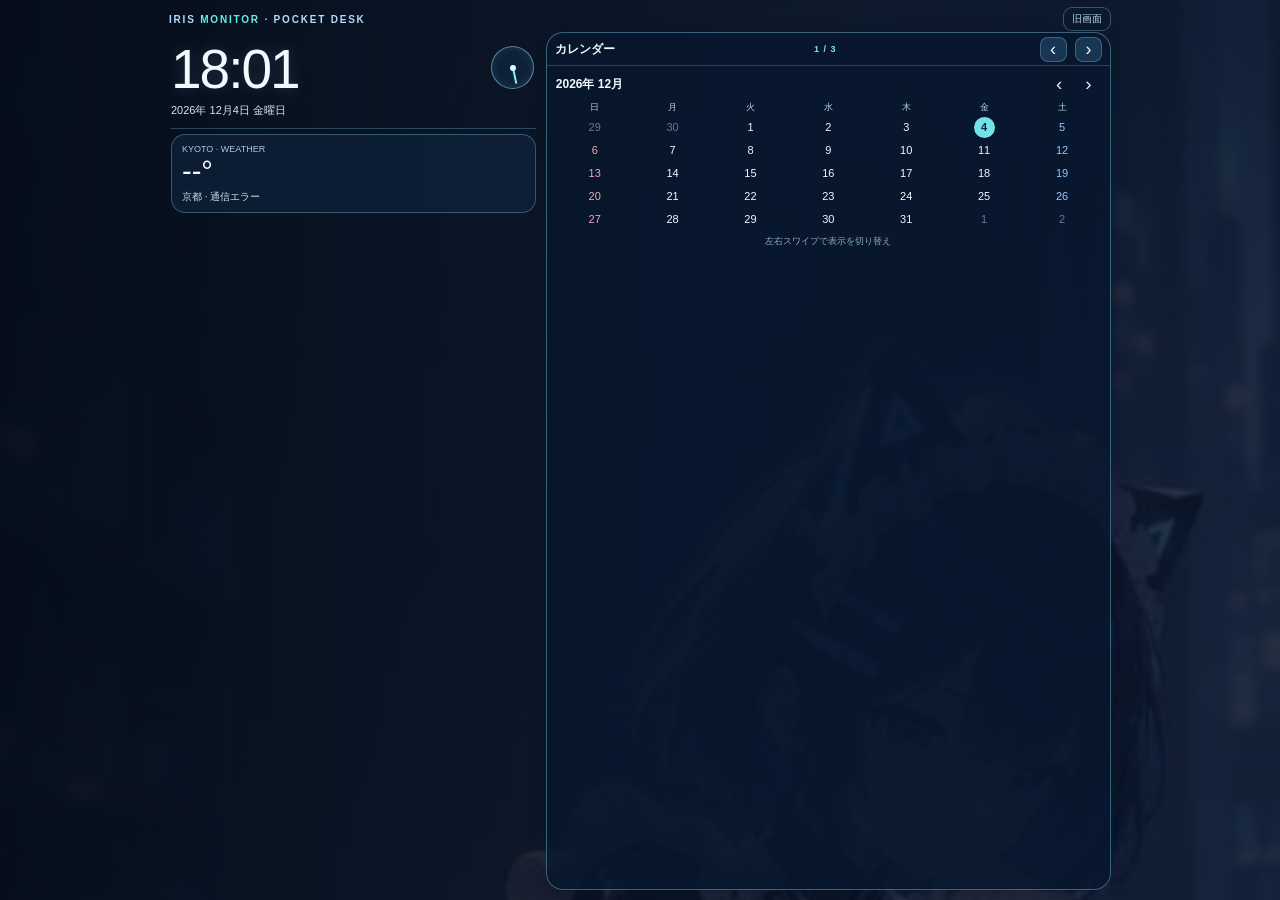
<file: iphone.html>
<!DOCTYPE html>
<html lang="ja">
<head>
  <meta charset="utf-8">
  <meta name="viewport" content="width=device-width, initial-scale=1, maximum-scale=1, user-scalable=no">
  <meta name="apple-mobile-web-app-capable" content="yes">
  <meta name="apple-mobile-web-app-status-bar-style" content="black">
  <meta name="apple-mobile-web-app-title" content="Iris Monitor">
  <meta name="theme-color" content="#081525">
  <link rel="apple-touch-icon" href="apple-touch-icon.png">
  <title>Iris Monitor | iPhone 5</title>
  <style>
    * { -webkit-box-sizing: border-box; box-sizing: border-box; }
    html, body { width: 100%; height: 100%; margin: 0; overflow: hidden; background: #081525; color: #f2faff; }
    body { font-family: -apple-system, "Hiragino Kaku Gothic ProN", "Yu Gothic", sans-serif; -webkit-text-size-adjust: 100%; }
    button, a { -webkit-tap-highlight-color: transparent; }
    button { font-family: inherit; -webkit-appearance: none; appearance: none; cursor: pointer; }
    .wallpaper, .shade { position: fixed; top: 0; right: 0; bottom: 0; left: 0; pointer-events: none; }
    .wallpaper { z-index: 0; background: #0b213b url("iris-wallpaper-default.jpg") center center / cover no-repeat; opacity: .47; }
    .shade { z-index: 0; background: -webkit-linear-gradient(left, rgba(4,12,24,.87), rgba(7,18,35,.70) 65%, rgba(8,19,37,.68)); background: linear-gradient(90deg, rgba(4,12,24,.87), rgba(7,18,35,.70) 65%, rgba(8,19,37,.68)); }
    .shell { position: relative; z-index: 1; width: 100%; height: 100%; max-width: 960px; margin: 0 auto; padding: 6px 9px 8px; }
    .topbar { height: 26px; display: -webkit-box; display: -webkit-flex; display: flex; -webkit-box-pack: justify; -webkit-justify-content: space-between; justify-content: space-between; -webkit-box-align: center; -webkit-align-items: center; align-items: center; }
    .brand { font-size: 10px; font-weight: bold; letter-spacing: 1.8px; color: #b9dafa; }
    .brand strong { color: #68edeb; }
    .back { color: #bed9ea; font-size: 10px; text-decoration: none; border: 1px solid rgba(140,202,246,.35); border-radius: 9px; padding: 4px 8px; background: rgba(11,26,47,.5); }
    .stage { display: -webkit-box; display: -webkit-flex; display: flex; height: -webkit-calc(100% - 28px); height: calc(100% - 28px); }
    .left { width: 40%; -webkit-box-flex: 0; -webkit-flex: 0 0 40%; flex: 0 0 40%; min-width: 0; padding: 7px 10px 0 2px; }
    .clock-area { position: relative; padding-right: 48px; margin-bottom: 5px; min-height: 90px; border-bottom: 1px solid rgba(106,215,237,.29); }
    .time { font-size: 55px; font-weight: 300; line-height: 1.1; letter-spacing: -2px; white-space: nowrap; font-variant-numeric: tabular-nums; text-shadow: 0 0 14px rgba(182,238,255,.18); }
    .colon { display: inline-block; min-width: .17em; }
    .date { margin: 3px 0 7px; font-size: 11px; color: #cfe4f4; white-space: nowrap; }
    .date .weekday { color: #79e5db; }
    .second-dial { position: absolute; width: 43px; height: 43px; right: 2px; top: 7px; border: 1px solid rgba(146,213,249,.55); border-radius: 50%; background: rgba(18,48,79,.47); box-shadow: inset 0 0 10px rgba(164,220,255,.12); }
    .second-hand { position: absolute; width: 2px; height: 16px; left: 20px; top: 5px; background: #83f2f0; -webkit-transform-origin: 50% 100%; transform-origin: 50% 100%; }
    .second-pivot { position: absolute; width: 6px; height: 6px; left: 18px; top: 18px; border-radius: 50%; background: #d3fbff; }
    .weather { padding: 9px 10px 8px; border: 1px solid rgba(138,197,229,.34); background: rgba(15,36,62,.67); border-radius: 14px; }
    .weather-label { font-size: 9px; color: #aac8da; }
    .temperature { margin-top: 3px; font-size: 29px; font-weight: 300; line-height: 1; }
    .city { font-size: 10px; color: #c6e2ee; margin-top: 4px; }
    .right { width: 60%; min-width: 0; height: 100%; -webkit-box-flex: 1; -webkit-flex: 1 1 auto; flex: 1 1 auto; }
    .frame { height: 100%; border: 1px solid rgba(129,199,238,.41); border-radius: 17px; overflow: hidden; background: rgba(8,24,46,.79); box-shadow: 0 2px 17px rgba(4,13,29,.21); }
    .panel-top { height: 33px; padding: 0 8px; border-bottom: 1px solid rgba(138,196,230,.25); display: -webkit-box; display: -webkit-flex; display: flex; -webkit-box-pack: justify; -webkit-justify-content: space-between; justify-content: space-between; -webkit-box-align: center; -webkit-align-items: center; align-items: center; }
    .panel-title { font-size: 12px; font-weight: 700; }
    .page-mark { color: #81e5df; font-size: 9px; font-weight: 700; letter-spacing: 1px; }
    .panel-actions { white-space: nowrap; }
    .panel-actions button { background: rgba(39,80,115,.55); border: 1px solid rgba(152,209,239,.30); color: #edf9ff; border-radius: 8px; width: 27px; height: 25px; padding: 0; font-size: 18px; line-height: 20px; margin-left: 4px; }
    .page-area { height: -webkit-calc(100% - 33px); height: calc(100% - 33px); padding: 6px 9px 5px; overflow: hidden; }
    .page { display: none; }
    .page.active { display: block; }
    .calendar-head { display: -webkit-box; display: -webkit-flex; display: flex; -webkit-box-pack: justify; -webkit-justify-content: space-between; justify-content: space-between; -webkit-box-align: center; -webkit-align-items: center; align-items: center; margin-bottom: 2px; }
    .calendar-month { font-size: 12px; font-weight: bold; }
    .calendar-nav button { width: 25px; height: 24px; padding: 0; border: 0; color: #d9f4ff; font-size: 19px; background: transparent; }
    .calendar { width: 100%; border-collapse: collapse; table-layout: fixed; }
    .calendar th { font-size: 9px; height: 18px; color: #b4d2e3; font-weight: 500; }
    .calendar td { text-align: center; padding: 0; height: 23px; font-size: 11px; }
    .calendar td span { display: inline-block; min-width: 21px; height: 21px; line-height: 21px; border-radius: 50%; }
    .calendar .muted { color: #637b93; }
    .calendar .sun { color: #edabb2; }
    .calendar .sat { color: #92c7ff; }
    .calendar .today span { background: #74e3e9; color: #092439; font-weight: 800; }
    .hint { color: #8daec4; font-size: 9px; text-align: center; margin: 4px 0 0; }
    .usage-title { font-size: 10px; color: #a9cada; margin-top: 5px; }
    .usage-row { display: -webkit-box; display: -webkit-flex; display: flex; -webkit-box-pack: justify; -webkit-justify-content: space-between; justify-content: space-between; -webkit-box-align: center; -webkit-align-items: center; align-items: center; margin-top: 2px; }
    .usage-row b { font-size: 11px; font-weight: 600; }
    .usage-row strong { font-size: 15px; color: #a5f6d4; font-weight: 700; }
    .meter { width: 100%; height: 6px; overflow: hidden; border-radius: 8px; margin-top: 4px; background: rgba(110,151,181,.24); }
    .meter-fill { width: 0; height: 100%; background: #6edbb5; border-radius: 8px; }
    .meter-fill.warn { background: #f1c371; }
    .meter-fill.low { background: #ed8585; }
    .reset { font-size: 9px; color: #9fb7c7; margin-top: 2px; min-height: 11px; }
    .tile-wrap { margin-top: 7px; overflow: hidden; }
    .tile { float: left; width: 32%; margin-right: 2%; padding: 6px 4px; border-radius: 8px; background: rgba(39,75,106,.45); min-height: 49px; }
    .tile:last-child { margin-right: 0; }
    .tile-name { font-size: 9px; color: #bcd4e3; }
    .tile-value { margin-top: 4px; font-size: 11px; font-weight: 700; color: #e9fbff; white-space: nowrap; overflow: hidden; text-overflow: ellipsis; }
    .updated { clear: both; padding-top: 6px; font-size: 9px; color: #9cb9c8; }
    .status-row { height: 47px; border-bottom: 1px solid rgba(131,184,214,.17); display: -webkit-box; display: -webkit-flex; display: flex; -webkit-box-pack: justify; -webkit-justify-content: space-between; justify-content: space-between; -webkit-box-align: center; -webkit-align-items: center; align-items: center; }
    .status-row b { display: block; font-size: 12px; margin-bottom: 3px; }
    .status-detail { font-size: 9px; color: #9fb7cb; }
    .state { font-size: 10px; color: #a7b9c9; text-align: right; }
    .state.ok { color: #83eac9; }
    .state.warn { color: #ffd187; }
    .state.error { color: #f3a2a2; }
    .status-note { margin-top: 8px; font-size: 10px; color: #aec6d7; line-height: 1.5; }
    @media (orientation: portrait) {
      html, body { height: auto; min-height: 100%; overflow: auto; }
      .shell { height: auto; min-height: 100vh; padding: 8px 12px 12px; }
      .stage { display: block; height: auto; }
      .left, .right { width: 100%; padding-right: 0; }
      .left { padding-top: 7px; }
      .clock-area { min-height: 105px; padding-right: 60px; }
      .time { font-size: 66px; }
      .second-dial { width: 48px; height: 48px; right: 4px; }
      .second-hand { height: 18px; left: 22px; }
      .second-pivot { left: 20px; top: 20px; }
      .weather { margin-bottom: 8px; padding: 8px 10px; }
      .right { height: 279px; }
      .tile { min-height: 53px; }
      .calendar td { height: 25px; }
    }
    @media (orientation: landscape) and (max-height: 295px) {
      .time { font-size: 46px; }
      .clock-area { min-height: 79px; }
      .weather { padding: 7px; }
      .calendar td { height: 19px; font-size: 10px; }
      .calendar td span { height: 18px; line-height: 18px; }
      .status-row { height: 39px; }
    }
  </style>
</head>
<body>
  <div class="wallpaper"></div><div class="shade"></div>
  <div class="shell">
    <header class="topbar">
      <div class="brand">IRIS <strong>MONITOR</strong> · POCKET DESK</div>
      <a class="back" href="./classic.html" aria-label="元のダッシュボードを表示">旧画面</a>
    </header>
    <div class="stage">
      <section class="left" aria-label="時計と天気">
        <div class="clock-area">
          <div class="time"><span id="hours">--</span><span id="colon" class="colon">:</span><span id="minutes">--</span></div>
          <div class="second-dial" aria-label="秒針">
            <span id="secondHand" class="second-hand"></span><span class="second-pivot"></span>
          </div>
          <div id="dateLine" class="date">----年 --月--日</div>
        </div>
        <div class="weather">
          <div class="weather-label">KYOTO · WEATHER</div>
          <div class="temperature"><span id="temperature">--</span>°</div>
          <div id="weatherDescription" class="city">天気を取得中…</div>
        </div>
      </section>
      <section class="right" aria-label="スワイプ切り替えパネル">
        <div class="frame">
          <div class="panel-top">
            <span id="panelTitle" class="panel-title">カレンダー</span>
            <span id="panelMark" class="page-mark">1 / 3</span>
            <span class="panel-actions">
              <button id="pagePrev" type="button" aria-label="前のページ">&#8249;</button>
              <button id="pageNext" type="button" aria-label="次のページ">&#8250;</button>
            </span>
          </div>
          <div id="pageArea" class="page-area">
            <div id="calendarPage" class="page active">
              <div class="calendar-head">
                <span id="calendarMonth" class="calendar-month">----</span>
                <span class="calendar-nav">
                  <button id="monthPrev" type="button" aria-label="前の月">&#8249;</button>
                  <button id="monthNext" type="button" aria-label="次の月">&#8250;</button>
                </span>
              </div>
              <table class="calendar" aria-label="月間カレンダー">
                <thead><tr><th>日</th><th>月</th><th>火</th><th>水</th><th>木</th><th>金</th><th>土</th></tr></thead>
                <tbody id="calendarBody"></tbody>
              </table>
              <p class="hint">左右スワイプで表示を切り替え</p>
            </div>
            <div id="usagePage" class="page">
              <div class="usage-row"><b>Codex · 5時間枠</b><strong id="codexFive">未接続</strong></div>
              <div class="meter"><div id="codexFiveFill" class="meter-fill"></div></div>
              <div class="reset" id="codexReset">残量データを待機中</div>
              <div class="usage-row"><b>Codex · 週次枠</b><strong id="codexWeek">未接続</strong></div>
              <div class="meter"><div id="codexWeekFill" class="meter-fill"></div></div>
              <div class="tile-wrap">
                <div class="tile"><div class="tile-name">OpenAI API</div><div id="openaiCredit" class="tile-value">未接続</div></div>
                <div class="tile"><div class="tile-name">Gemini</div><div id="geminiQuota" class="tile-value">未接続</div></div>
                <div class="tile"><div class="tile-name">Modal</div><div id="modalCredit" class="tile-value">未接続</div></div>
              </div>
              <div id="monitorUpdated" class="updated">表示用データは未接続です</div>
            </div>
            <div id="statusPage" class="page">
              <div class="status-row">
                <div><b>Coneco</b><div id="conecoDetail" class="status-detail">接続待ち</div></div>
                <span id="conecoStatus" class="state">未接続</span>
              </div>
              <div class="status-row">
                <div><b>GitHub 開発</b><div id="githubDetail" class="status-detail">接続待ち</div></div>
                <span id="githubStatus" class="state">未接続</span>
              </div>
              <div class="status-row">
                <div><b>API / バックエンド</b><div id="apiDetail" class="status-detail">接続待ち</div></div>
                <span id="apiStatus" class="state">未接続</span>
              </div>
              <p class="status-note">端末にはAPIキーを保存しません。情報は読み取り専用の表示データから取得します。</p>
            </div>
          </div>
        </div>
      </section>
    </div>
  </div>
  <script>
  (function () {
    "use strict";
    var titles = ["カレンダー", "AI 利用枠", "開発状況"];
    var pages = ["calendarPage", "usagePage", "statusPage"];
    var dayNames = ["日", "月", "火", "水", "木", "金", "土"];
    var pageIndex = 0;
    var monthOffset = 0;
    var lastDay = "";
    var touchStartX = 0;
    var touchStartY = 0;

    function el(id) { return document.getElementById(id); }
    function two(n) { return n < 10 ? "0" + n : "" + n; }
    function set(id, value) { el(id).textContent = String(value); }
    function showPage(next) {
      if (next < 0) { next = pages.length - 1; }
      if (next >= pages.length) { next = 0; }
      pageIndex = next;
      var i;
      for (i = 0; i < pages.length; i++) {
        el(pages[i]).className = "page" + (i === pageIndex ? " active" : "");
      }
      set("panelTitle", titles[pageIndex]);
      set("panelMark", (pageIndex + 1) + " / " + pages.length);
    }
    function tick() {
      var now = new Date();
      set("hours", two(now.getHours()));
      set("minutes", two(now.getMinutes()));
      el("colon").style.opacity = now.getSeconds() % 2 ? ".28" : "1";
      var angle = "rotate(" + now.getSeconds() * 6 + "deg)";
      el("secondHand").style.webkitTransform = angle;
      el("secondHand").style.transform = angle;
      var dateKey = now.getFullYear() + "-" + now.getMonth() + "-" + now.getDate();
      if (dateKey !== lastDay) {
        set("dateLine", now.getFullYear() + "年 " + (now.getMonth() + 1) + "月" + now.getDate() + "日 " + dayNames[now.getDay()] + "曜日");
        drawCalendar();
        lastDay = dateKey;
      }
    }
    function drawCalendar() {
      var now = new Date();
      var month = new Date(now.getFullYear(), now.getMonth() + monthOffset, 1);
      var year = month.getFullYear(), mm = month.getMonth();
      set("calendarMonth", year + "年 " + (mm + 1) + "月");
      var first = month.getDay();
      var days = new Date(year, mm + 1, 0).getDate();
      var prev = new Date(year, mm, 0).getDate();
      var weeks = Math.max(5, Math.ceil((first + days) / 7));
      var tbody = el("calendarBody");
      while (tbody.firstChild) { tbody.removeChild(tbody.firstChild); }
      var row, col;
      for (row = 0; row < weeks; row++) {
        var tr = document.createElement("tr");
        for (col = 0; col < 7; col++) {
          var d = row * 7 + col - first + 1;
          var td = document.createElement("td");
          var n = d;
          if (d < 1) { n = prev + d; td.className = "muted"; }
          else if (d > days) { n = d - days; td.className = "muted"; }
          else if (monthOffset === 0 && d === now.getDate()) { td.className = "today"; }
          else if (col === 0) { td.className = "sun"; }
          else if (col === 6) { td.className = "sat"; }
          var span = document.createElement("span");
          span.appendChild(document.createTextNode(n));
          td.appendChild(span); tr.appendChild(td);
        }
        tbody.appendChild(tr);
      }
    }
    function fetchWeather() {
      var req = new XMLHttpRequest();
      req.open("GET", "https://api.open-meteo.com/v1/forecast?latitude=35.0116&longitude=135.7681&current=temperature_2m,weather_code&timezone=Asia%2FTokyo", true);
      req.onreadystatechange = function () {
        if (req.readyState !== 4) { return; }
        if (req.status >= 200 && req.status < 300) {
          try {
            var result = JSON.parse(req.responseText).current;
            if (result && typeof result.temperature_2m === "number") {
              set("temperature", Math.round(result.temperature_2m));
              var code = Number(result.weather_code);
              var desc = code < 3 ? "京都 · 晴れ" : (code < 50 ? "京都 · くもり" : (code < 70 ? "京都 · 雨" : "京都 · 天気情報"));
              set("weatherDescription", desc);
              return;
            }
          } catch (e) {}
        }
        set("weatherDescription", "京都 · 気温取得不可");
      };
      req.onerror = function () { set("weatherDescription", "京都 · 通信エラー"); };
      req.send();
    }
    function validPercent(value) { return typeof value === "number" && isFinite(value) && value >= 0 && value <= 100; }
    function percent(displayId, fillId, n) {
      if (!validPercent(n)) { set(displayId, "未取得"); el(fillId).style.width = "0"; return; }
      var p = Math.round(n);
      set(displayId, p + "%");
      el(fillId).style.width = p + "%";
      el(fillId).className = "meter-fill" + (p <= 10 ? " low" : (p <= 20 ? " warn" : ""));
    }
    function usd(id, n) {
      set(id, typeof n === "number" && isFinite(n) && n >= 0 ? "$" + n.toFixed(2) : "未取得");
    }
    function service(id, detailId, data) {
      var state = data && data.status;
      var label = state === "ok" ? "正常" : (state === "warn" ? "注意" : (state === "error" ? "異常" : "未取得"));
      var node = el(id);
      node.className = "state" + ((state === "ok" || state === "warn" || state === "error") ? " " + state : "");
      set(id, label);
      set(detailId, data && typeof data.detail === "string" ? data.detail.slice(0, 60) : "取得データなし");
    }
    function renderMonitor(data) {
      if (!data || typeof data !== "object") { return; }
      var codex = data.codex || {}, openai = data.openai || {}, gemini = data.gemini || {}, modal = data.modal || {}, systems = data.services || {};
      percent("codexFive", "codexFiveFill", codex.five_hour_remaining_pct);
      percent("codexWeek", "codexWeekFill", codex.weekly_remaining_pct);
      set("codexReset", typeof codex.five_hour_reset_at === "string" ? "5時間枠リセット: " + codex.five_hour_reset_at.slice(0, 30) : "リセット時刻: 未取得");
      usd("openaiCredit", openai.credit_remaining_usd);
      set("geminiQuota", validPercent(gemini.remaining_pct) ? Math.round(gemini.remaining_pct) + "%" : "未取得");
      usd("modalCredit", modal.credit_remaining_usd);
      service("conecoStatus", "conecoDetail", systems.coneco);
      service("githubStatus", "githubDetail", systems.github);
      service("apiStatus", "apiDetail", systems.api);
      set("monitorUpdated", typeof data.updated_at === "string" ? "データ更新: " + data.updated_at.slice(0, 36) : "データ取得済み（更新時刻なし）");
    }
    function fetchMonitor() {
      var req = new XMLHttpRequest();
      req.open("GET", "./monitor.json?t=" + new Date().getTime(), true);
      req.onreadystatechange = function () {
        if (req.readyState !== 4) { return; }
        if (req.status >= 200 && req.status < 300) {
          try { renderMonitor(JSON.parse(req.responseText)); return; } catch (e) {}
        }
        set("monitorUpdated", "表示用データ未接続 / 更新できません");
      };
      req.onerror = function () { set("monitorUpdated", "通信エラー（表示用データ）"); };
      req.send();
    }
    function bind() {
      el("pagePrev").addEventListener("click", function () { showPage(pageIndex - 1); }, false);
      el("pageNext").addEventListener("click", function () { showPage(pageIndex + 1); }, false);
      el("monthPrev").addEventListener("click", function () { if (monthOffset > -24) { monthOffset--; drawCalendar(); } }, false);
      el("monthNext").addEventListener("click", function () { if (monthOffset < 24) { monthOffset++; drawCalendar(); } }, false);
      var area = el("pageArea");
      area.addEventListener("touchstart", function (e) {
        if (!e.touches || e.touches.length !== 1) { return; }
        touchStartX = e.touches[0].clientX;
        touchStartY = e.touches[0].clientY;
      }, false);
      area.addEventListener("touchend", function (e) {
        if (!e.changedTouches || e.changedTouches.length !== 1) { return; }
        var dx = e.changedTouches[0].clientX - touchStartX;
        var dy = e.changedTouches[0].clientY - touchStartY;
        if (Math.abs(dx) > 36 && Math.abs(dx) > Math.abs(dy) * 1.35) {
          showPage(pageIndex + (dx < 0 ? 1 : -1));
        }
      }, false);
      document.addEventListener("visibilitychange", function () {
        if (!document.hidden) { tick(); fetchMonitor(); }
      }, false);
    }
    bind();
    tick();
    fetchWeather();
    fetchMonitor();
    setInterval(tick, 1000);
    setInterval(fetchWeather, 15 * 60 * 1000);
    setInterval(fetchMonitor, 5 * 60 * 1000);
  }());
  </script>
</body>
</html>
</file>
